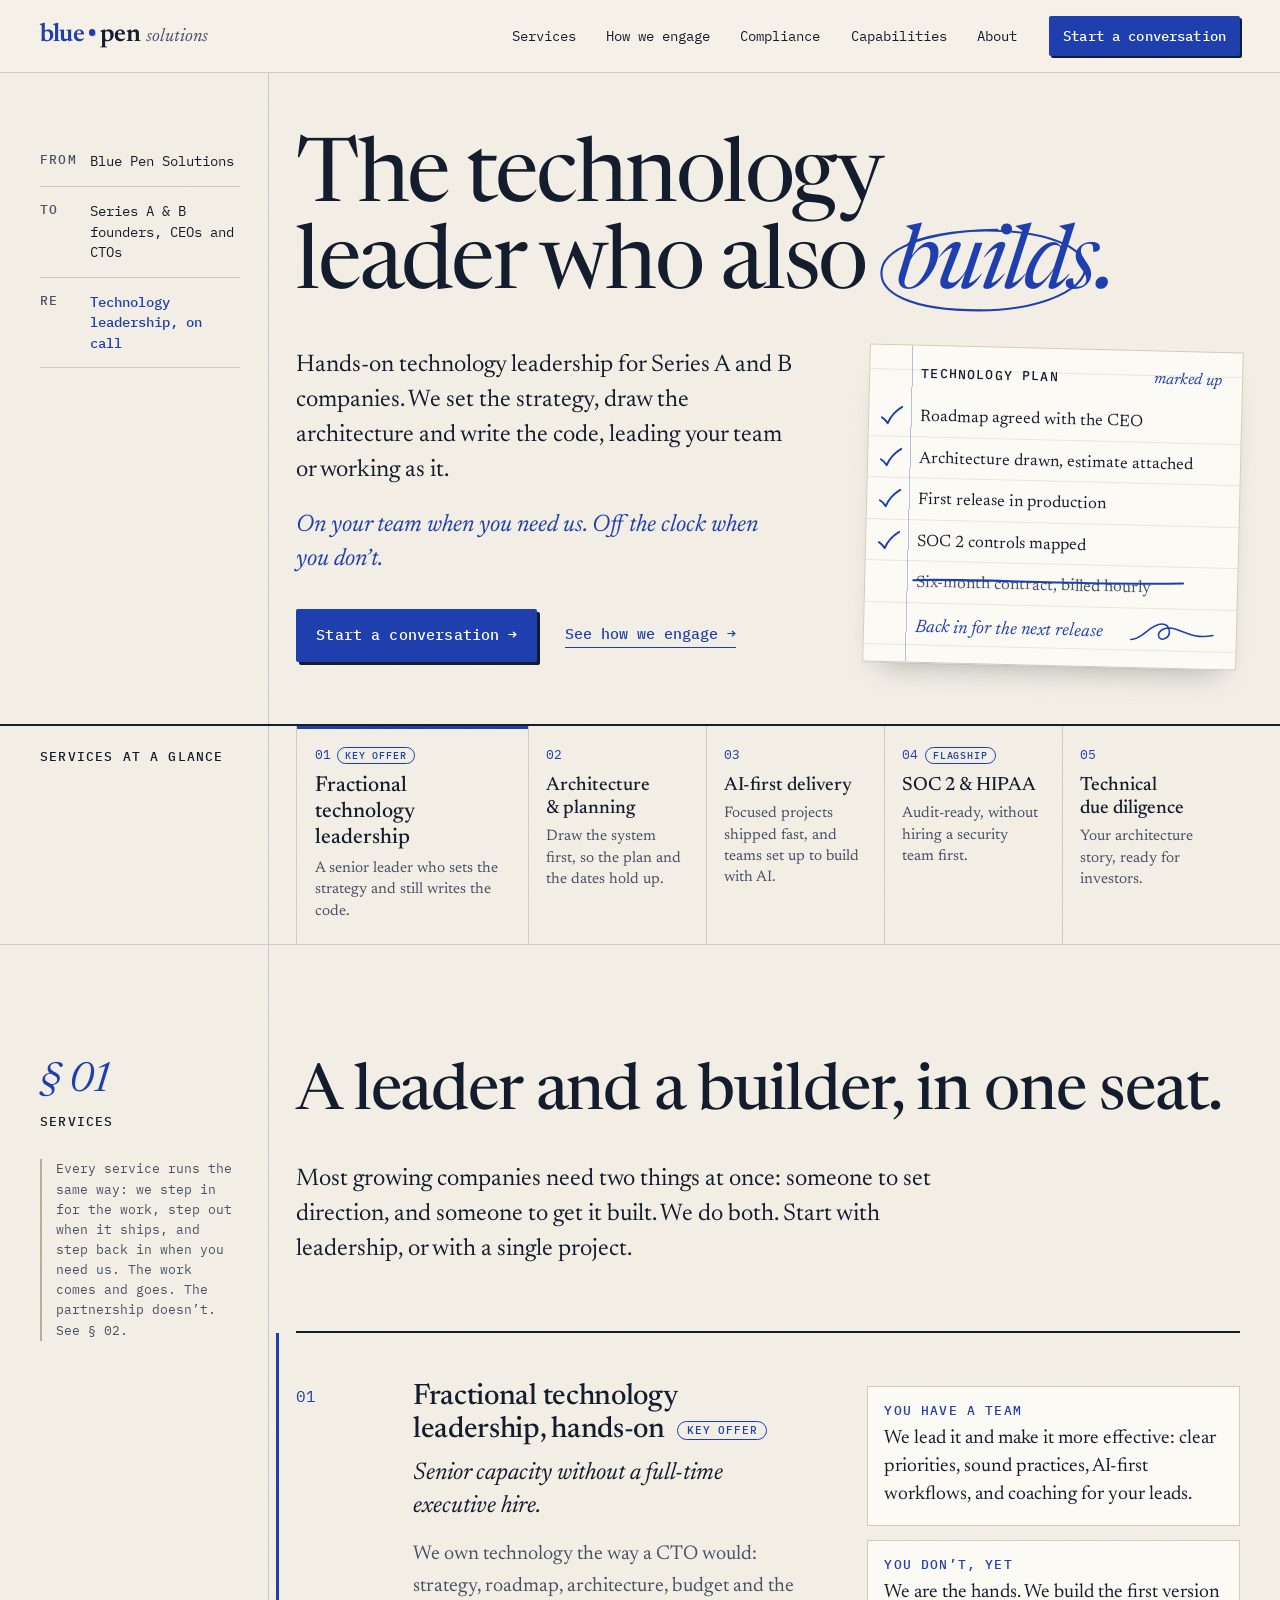
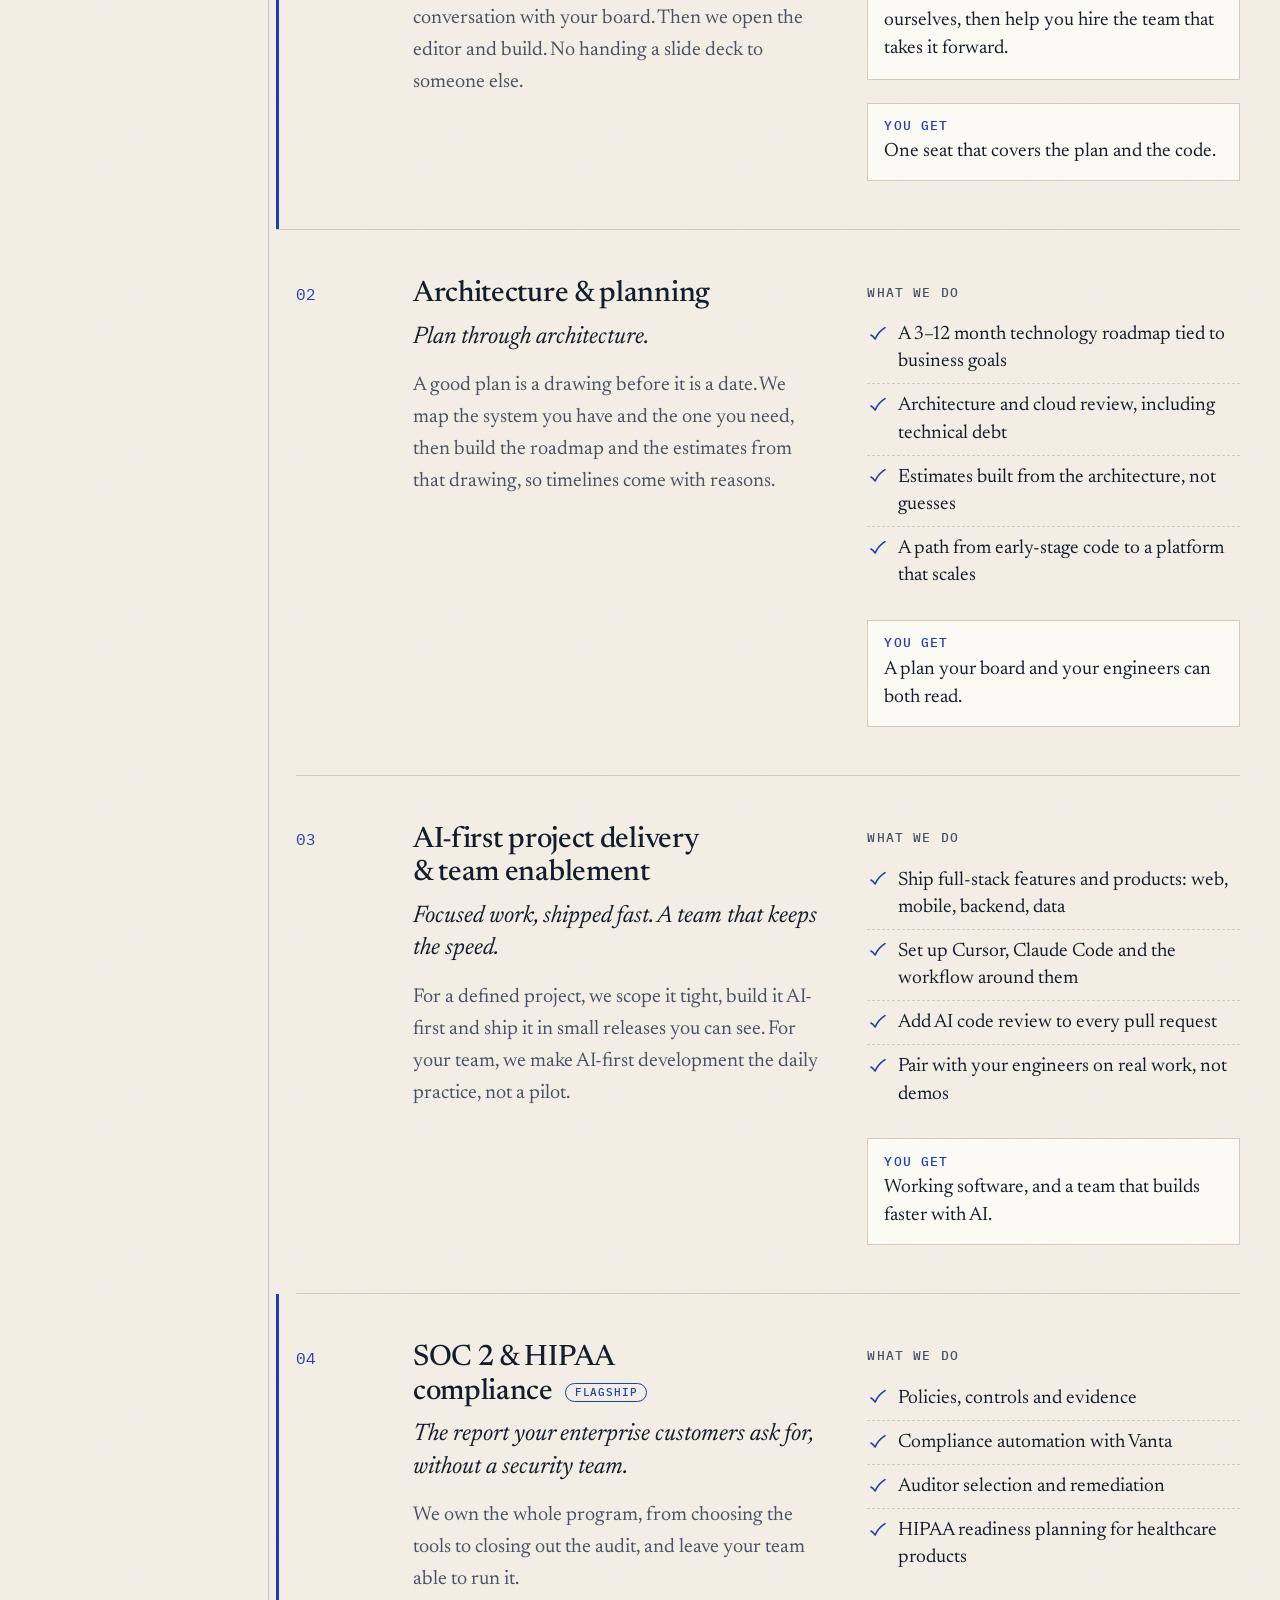
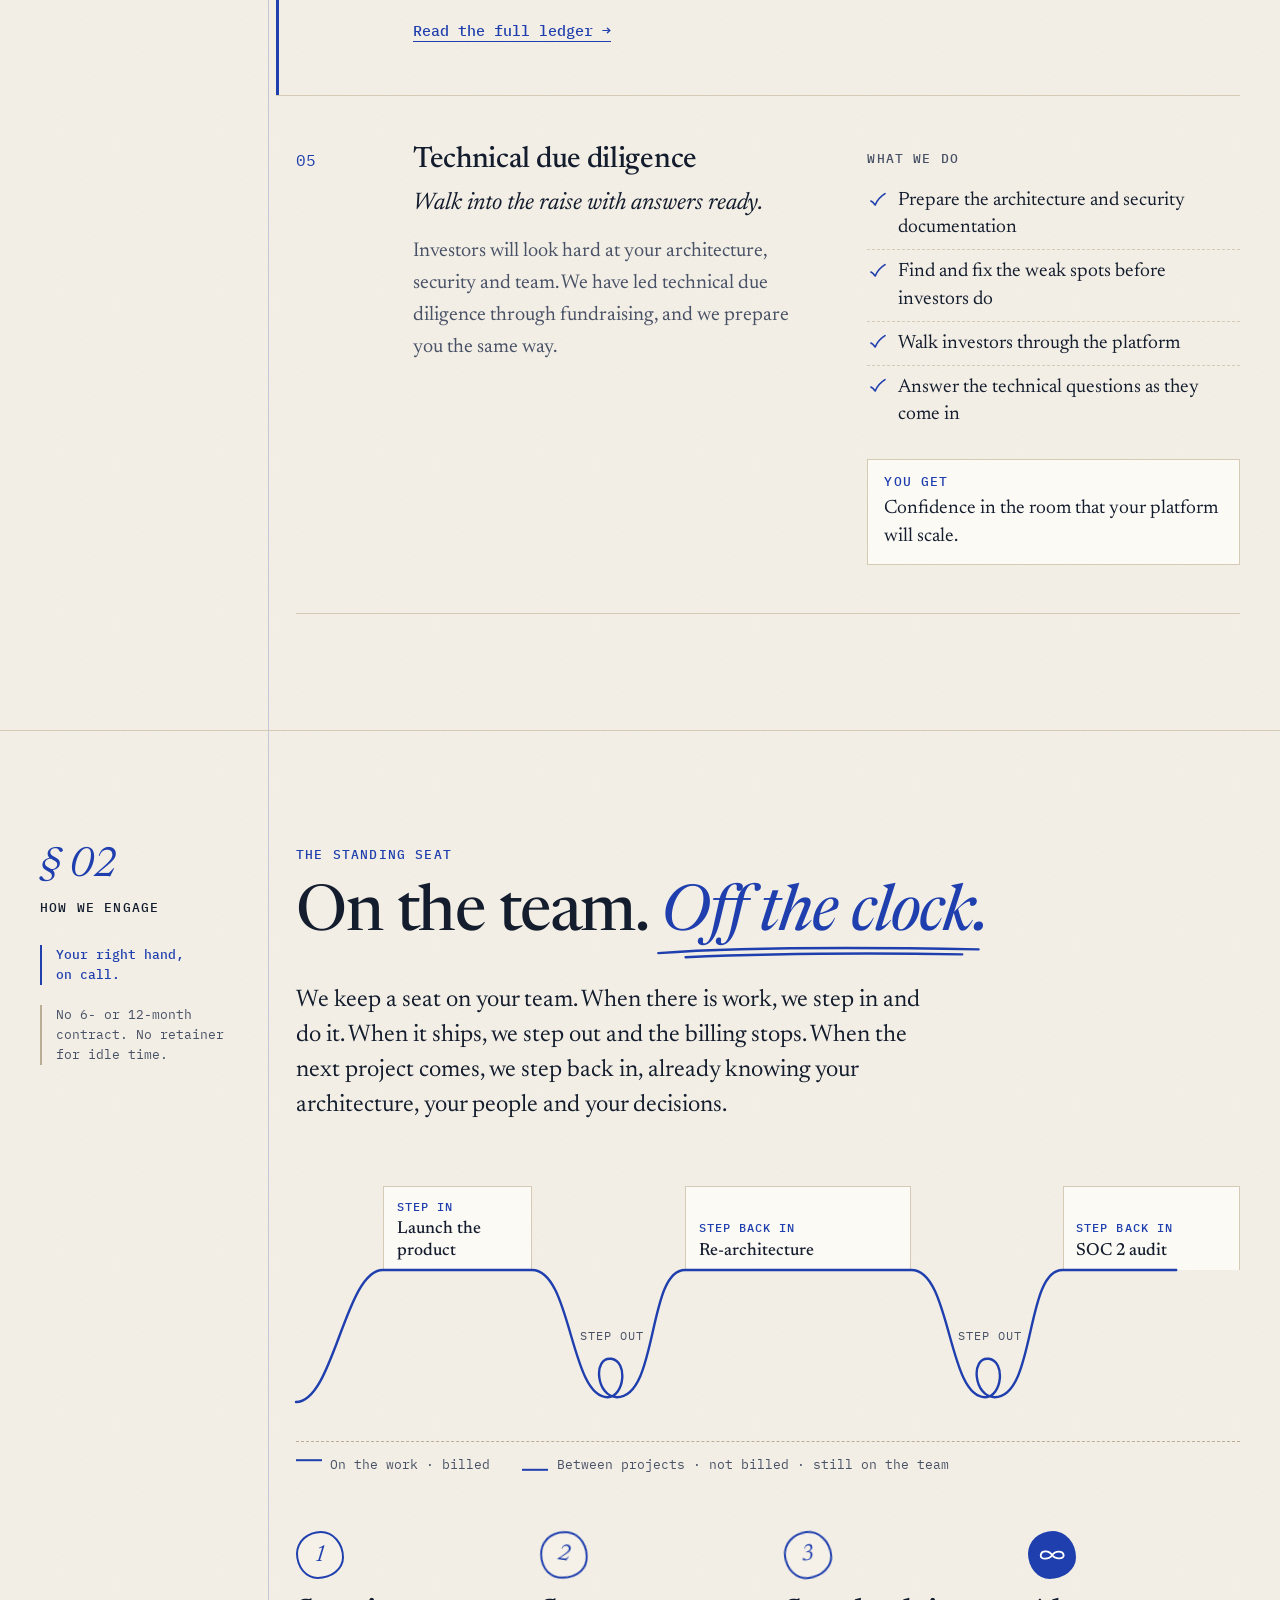
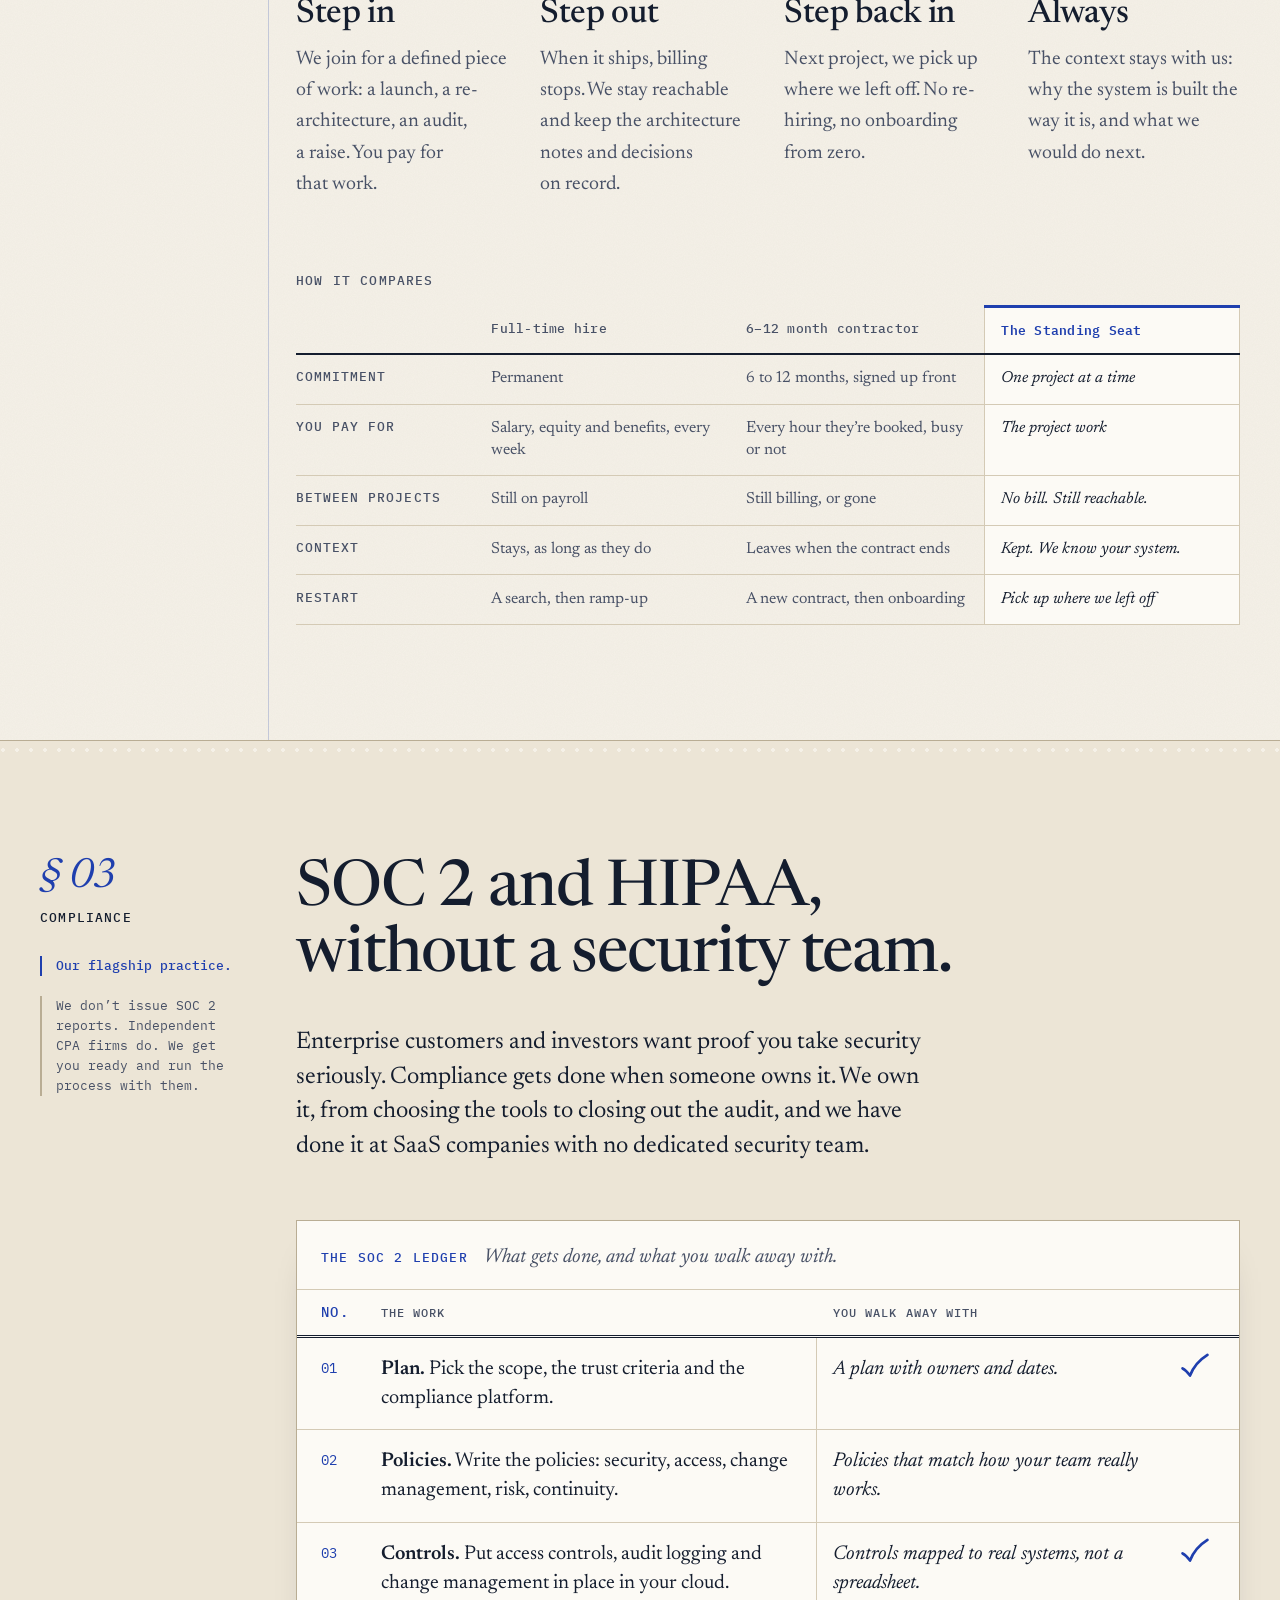
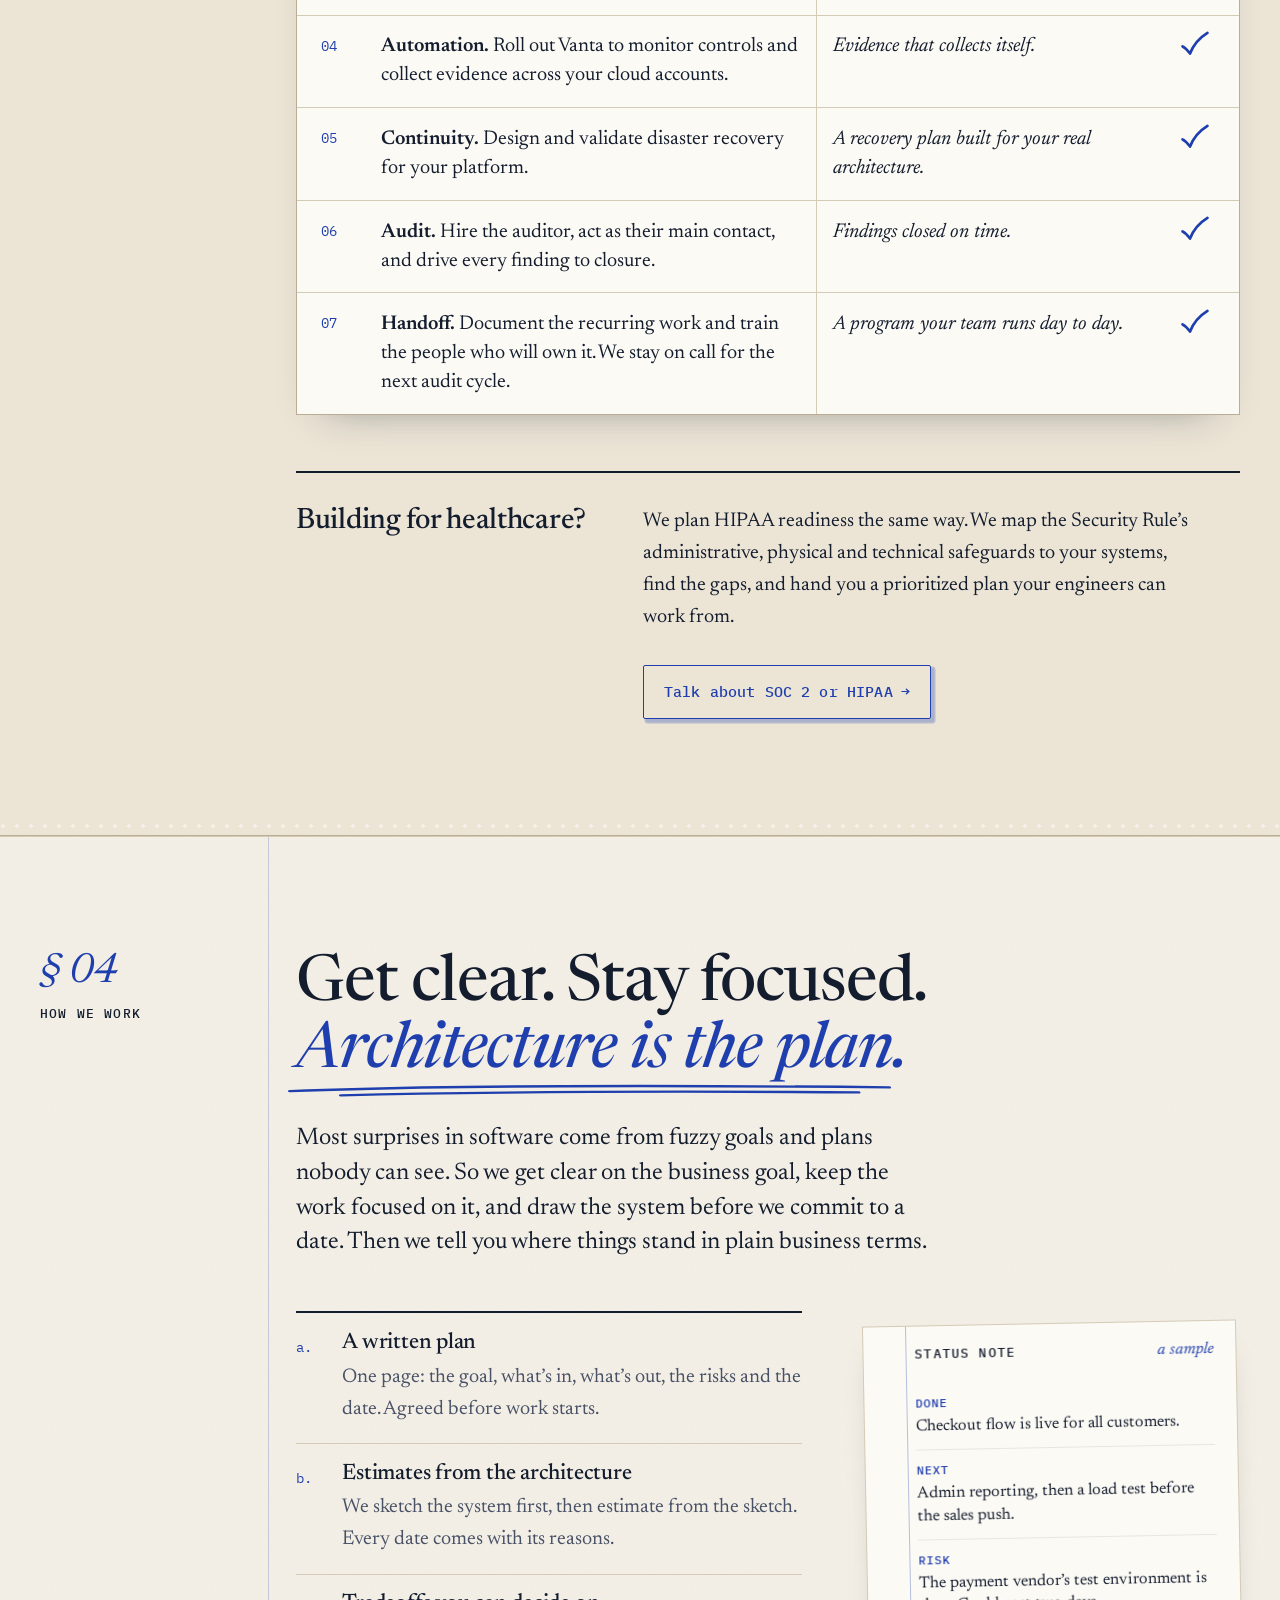
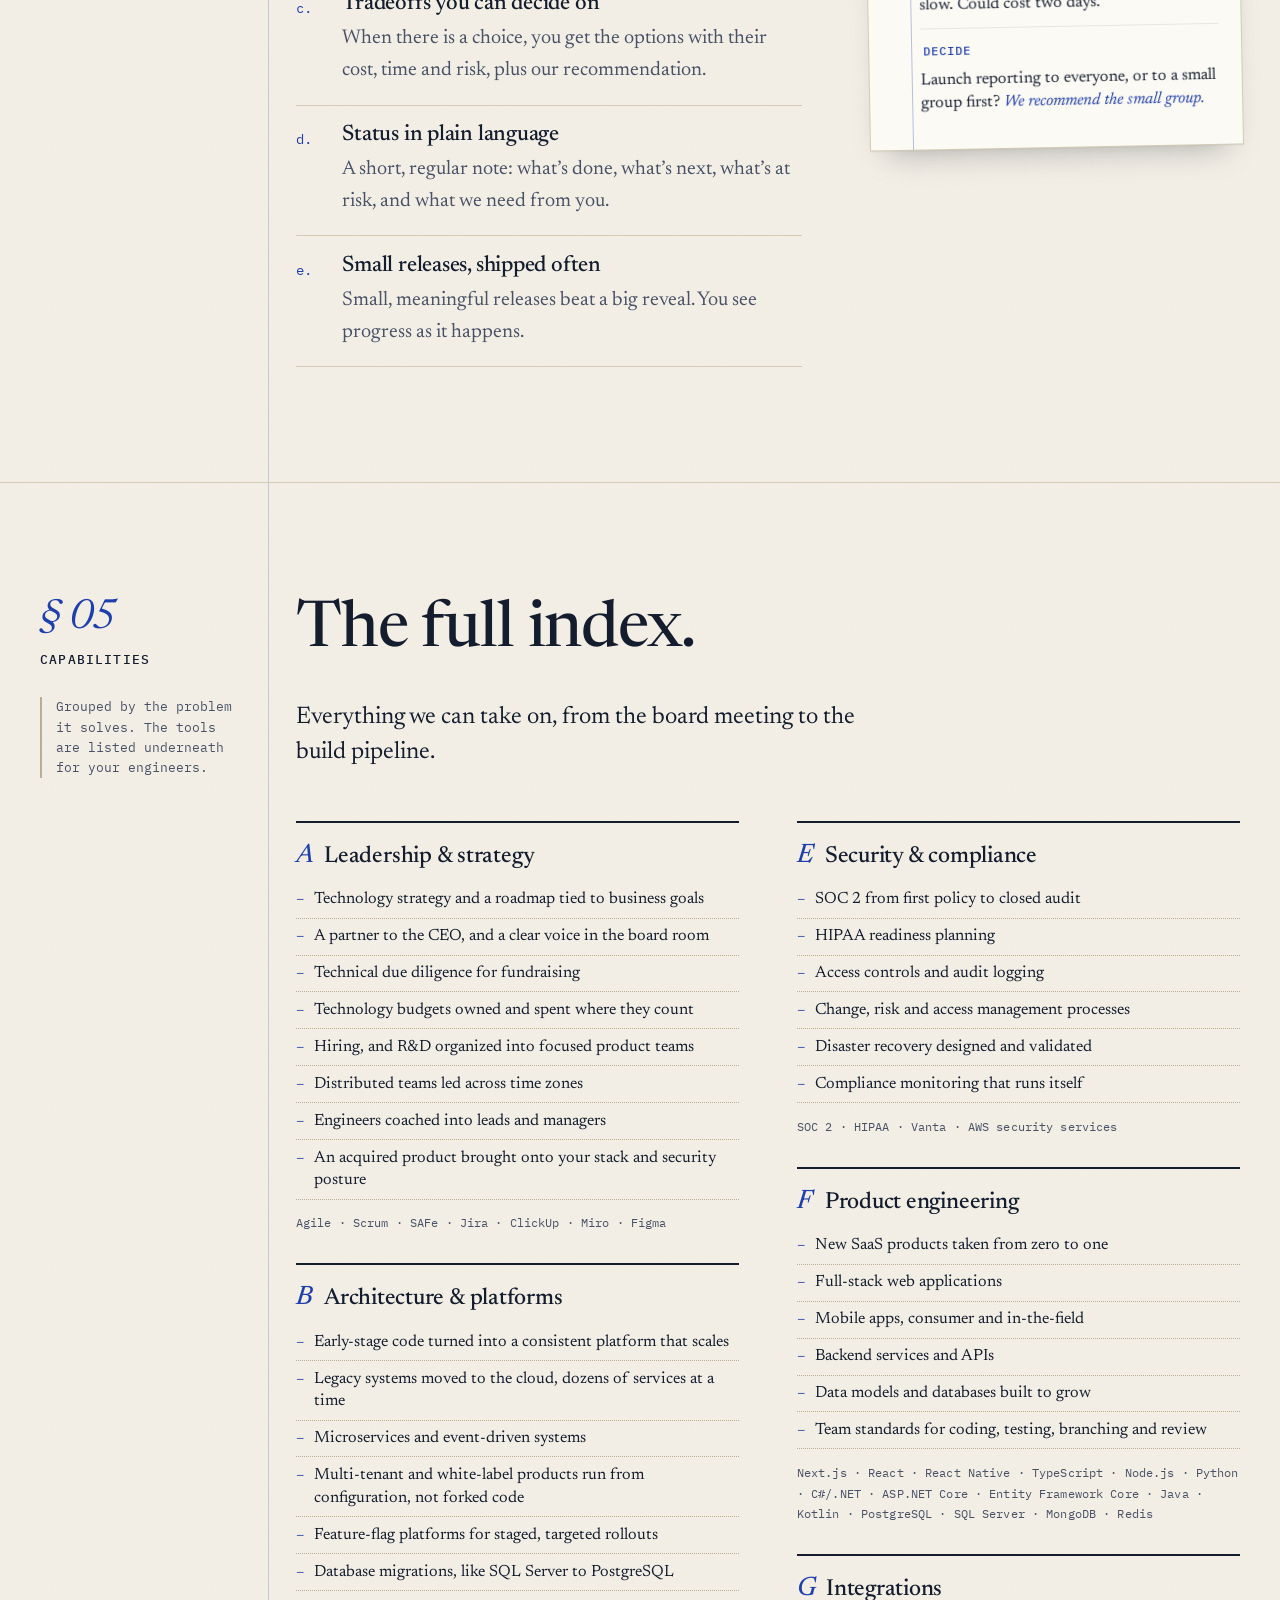
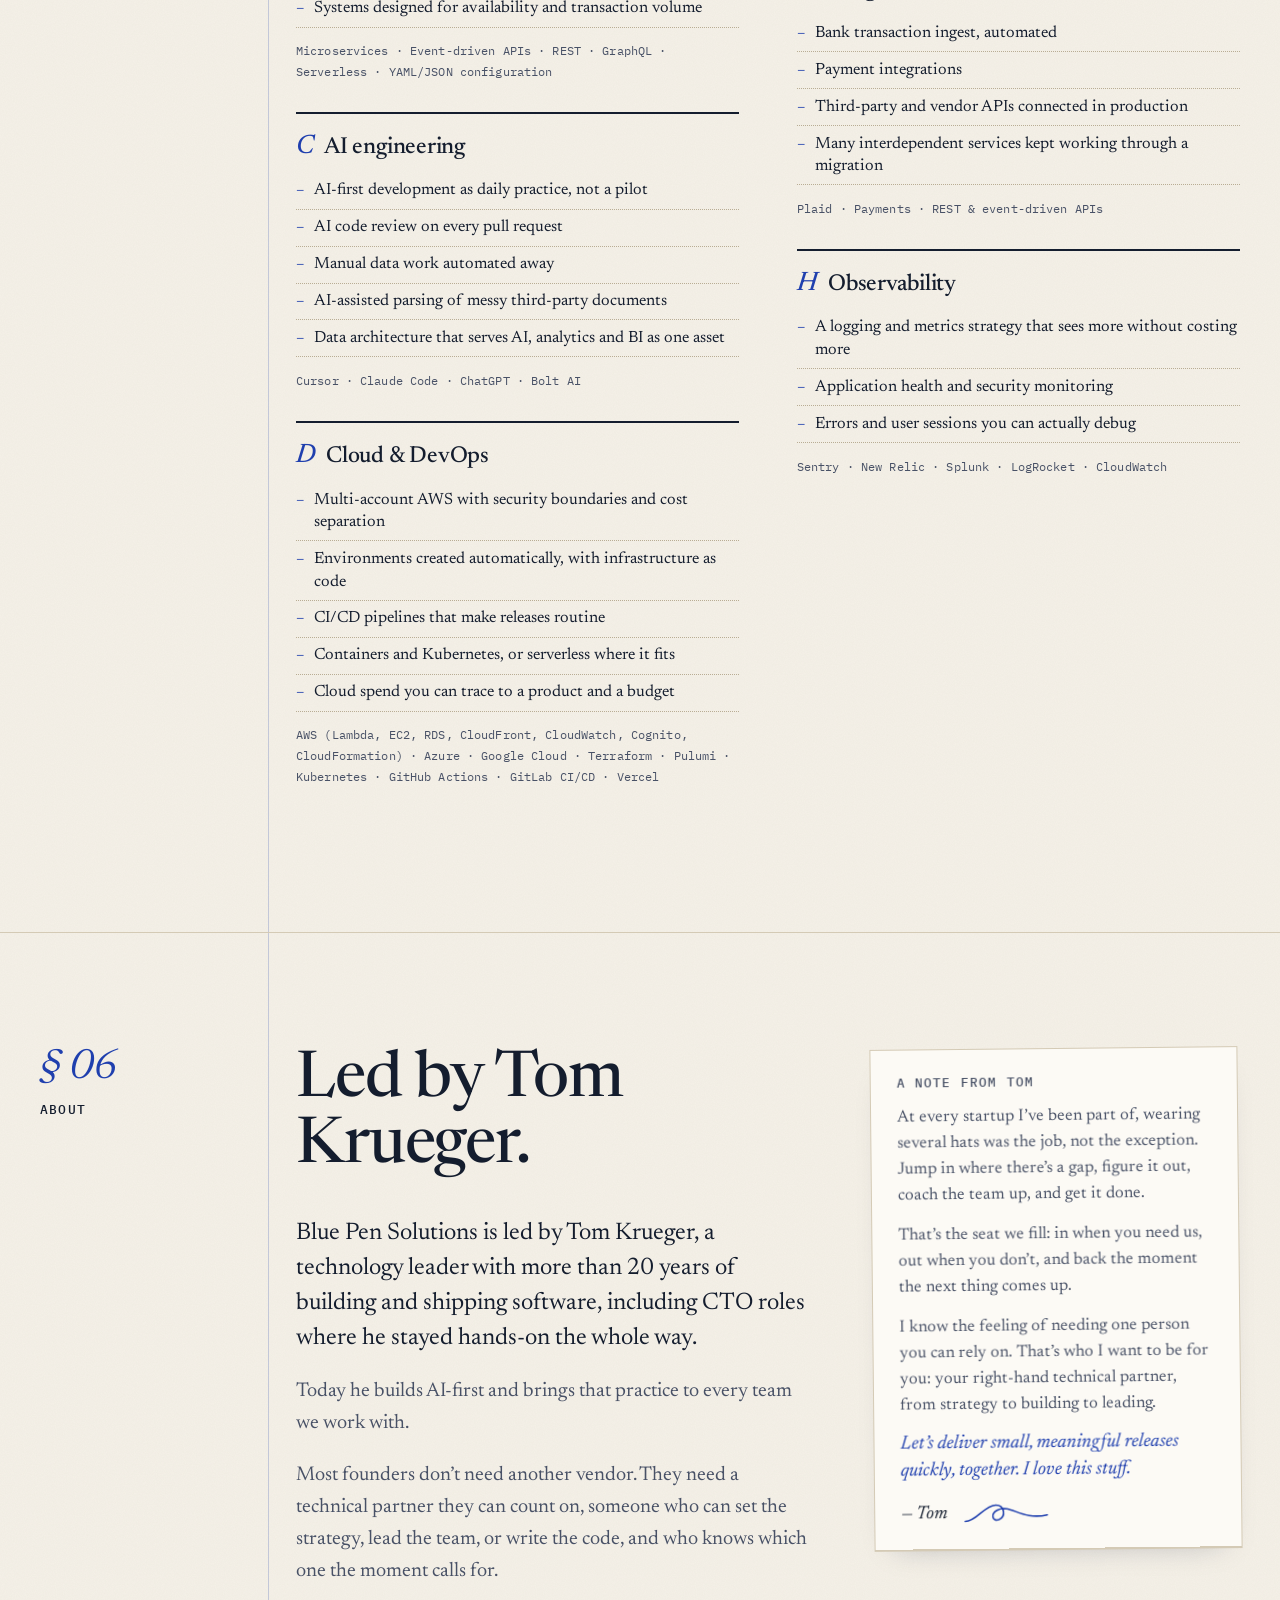
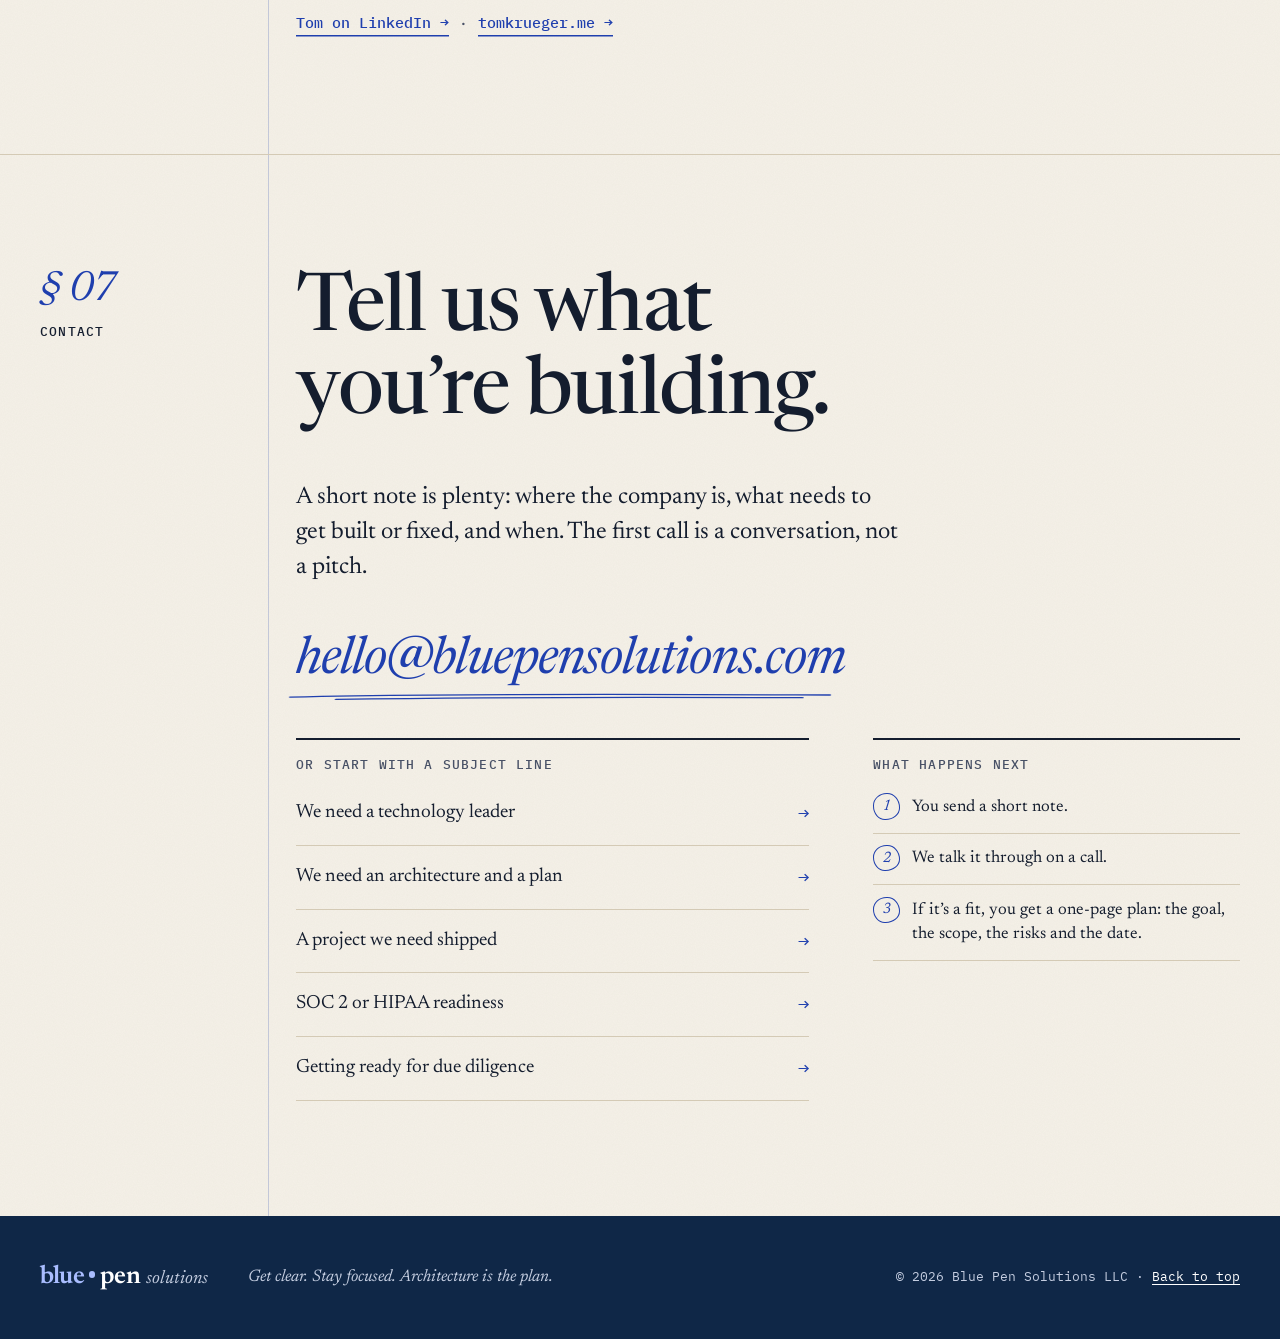
<file: index.html>
<!doctype html>
<html lang="en">
<head>
  <meta charset="utf-8">
  <meta name="viewport" content="width=device-width, initial-scale=1">
  <title>Blue Pen Solutions · Hands-on technology leadership for Series A &amp; B companies</title>
  <meta name="description" content="Fractional technology leadership that also builds. Architecture and planning, AI-first project delivery, SOC 2 and HIPAA readiness, and technical due diligence for Series A and B companies. On your team when you need us, off the clock when you don’t.">
  <meta name="theme-color" content="#f5f1e8">
  <meta name="color-scheme" content="light">

  <!-- TODO(Tom): confirm the final domain. If it is not bluepensolutions.com, update canonical, og:url, og:image and the JSON-LD below. -->
  <link rel="canonical" href="https://bluepensolutions.com/">
  <meta property="og:type" content="website">
  <meta property="og:site_name" content="Blue Pen Solutions">
  <meta property="og:title" content="Blue Pen Solutions · The technology leader who also builds">
  <meta property="og:description" content="Hands-on fractional technology leadership, architecture and planning, AI-first delivery, SOC 2 &amp; HIPAA, and technical due diligence for Series A and B companies.">
  <meta property="og:url" content="https://bluepensolutions.com/">
  <meta property="og:image" content="https://bluepensolutions.com/assets/og-image.png">
  <meta property="og:image:width" content="1200">
  <meta property="og:image:height" content="630">
  <meta property="og:image:alt" content="blue · pen solutions. The technology leader who also builds.">
  <meta name="twitter:card" content="summary_large_image">

  <link rel="icon" href="assets/favicon.svg" type="image/svg+xml">
  <link rel="icon" href="assets/favicon-32.png" sizes="32x32" type="image/png">
  <link rel="apple-touch-icon" href="assets/apple-touch-icon.png">

  <link rel="preload" href="assets/fonts/newsreader-roman.woff2" as="font" type="font/woff2" crossorigin>
  <link rel="preload" href="assets/fonts/plexmono-regular.woff2" as="font" type="font/woff2" crossorigin>
  <link rel="stylesheet" href="styles.css">

  <script>
    // Pen strokes draw themselves in only when JS runs and the visitor allows motion.
    if (!window.matchMedia('(prefers-reduced-motion: reduce)').matches) document.documentElement.classList.add('motion');
  </script>

  <script type="application/ld+json">
  {
    "@context": "https://schema.org",
    "@type": "Organization",
    "name": "Blue Pen Solutions",
    "legalName": "Blue Pen Solutions LLC",
    "url": "https://bluepensolutions.com/",
    "logo": "https://bluepensolutions.com/assets/apple-touch-icon.png",
    "email": "hello@bluepensolutions.com",
    "slogan": "Get clear. Stay focused. Architecture is the plan.",
    "description": "Hands-on fractional technology leadership for Series A and B companies: architecture and planning, AI-first project delivery and team enablement, SOC 2 and HIPAA readiness, and technical due diligence.",
    "founder": {
      "@type": "Person",
      "name": "Tom Krueger",
      "jobTitle": "Founder & Principal",
      "sameAs": ["https://www.linkedin.com/in/thomaskrueger/", "https://tomkrueger.me/"]
    },
    "knowsAbout": ["Fractional CTO", "Software architecture", "Technical due diligence", "AI-first software development", "Cursor", "Claude Code", "AI code review", "SOC 2", "HIPAA", "AWS", "Cloud infrastructure"]
  }
  </script>
</head>
<body>
  <a class="skip-link" href="#main">Skip to content</a>

  <!-- Reusable pen marks. Every path uses pathLength="1" so the draw-in animation is the same for all sizes. -->
  <svg width="0" height="0" class="sprite" aria-hidden="true" focusable="false">
    <defs>
      <symbol id="pen-check" viewBox="0 0 28 24"><path pathLength="1" d="M3 14.5c2.2 1 4.3 3.2 6.6 6.3C12.4 13.6 17.6 7.2 25 2.6"/></symbol>
      <symbol id="pen-underline" viewBox="0 0 300 18" preserveAspectRatio="none"><path pathLength="1" d="M3 11.5C62 7.4 151 5.6 297 8.2"/><path pathLength="1" d="M28 15.2C110 11.7 196 11.3 282 12.6"/></symbol>
      <symbol id="pen-strike" viewBox="0 0 200 14" preserveAspectRatio="none"><path pathLength="1" d="M1 8.6C44 5.2 118 9.8 199 5.4"/></symbol>
      <symbol id="pen-infinity" viewBox="0 0 40 20"><path pathLength="1" d="M20 10C16 4 6 3 5 10s11 6 15 0 14-6 15 0-11 6-15 0"/></symbol>
      <symbol id="pen-loop" viewBox="0 0 120 40"><path pathLength="1" d="M4 30C20 30 30 8 46 8c12 0 14 16 4 20-9 3-12-8-2-13C66 6 80 30 116 22"/></symbol>
    </defs>
  </svg>

  <header class="masthead">
    <div class="wrap masthead__inner">
      <a class="wordmark" href="#top" aria-label="Blue Pen Solutions, back to top">
        <span class="wordmark__blue">blue</span><span class="wordmark__dot" aria-hidden="true"></span><span class="wordmark__pen">pen</span>
        <span class="wordmark__solutions">solutions</span>
      </a>
      <nav class="topnav" aria-label="Primary">
        <ul>
          <li><a href="#services">Services</a></li>
          <li><a href="#standing-seat"><span class="long">How we engage</span><span class="short" aria-hidden="true">Engage</span></a></li>
          <li><a href="#compliance"><span class="long">Compliance</span><span class="short" aria-hidden="true">SOC&nbsp;2</span></a></li>
          <li><a href="#capabilities"><span class="long">Capabilities</span><span class="short" aria-hidden="true">Index</span></a></li>
          <li><a href="#about">About</a></li>
        </ul>
      </nav>
      <a class="btn btn--small" href="#contact">Start a conversation</a>
    </div>
  </header>

  <main id="main">

    <!-- ============ HERO ============ -->
    <section class="hero wrap sheet" id="top" aria-labelledby="hero-title">
      <dl class="memo margin">
        <div><dt>From</dt><dd>Blue Pen Solutions</dd></div>
        <div><dt>To</dt><dd>Series A &amp; B founders, CEOs and CTOs</dd></div>
        <div><dt>Re</dt><dd>Technology leadership, on call</dd></div>
      </dl>

      <div class="body hero__body">
        <h1 id="hero-title" class="hero__title">
          The technology leader who also
          <span class="circled">builds.<svg class="pen pen--circle" viewBox="0 0 200 84" preserveAspectRatio="none" aria-hidden="true"><path pathLength="1" d="M34 20C76 3 168 5 190 31c17 21-26 46-92 46C36 77 5 62 10 41 14 24 48 12 96 9c29-2 57 1 76 8"/></svg></span>
        </h1>

        <div class="hero__grid">
          <div class="hero__copy">
            <p class="lede">Hands-on technology leadership for Series&nbsp;A and B companies. We set the strategy, draw the architecture and write the code, leading your team or working as it.</p>
            <p class="lede lede--strong">On your team when you need us. Off the clock when you don’t.</p>
            <div class="actions">
              <a class="btn" href="#contact">Start a conversation <span aria-hidden="true">→</span></a>
              <a class="textlink" href="#standing-seat">See how we engage</a>
            </div>
          </div>

          <figure class="card" aria-labelledby="card-title">
            <figcaption class="card__head">
              <span id="card-title">Technology plan</span>
              <span class="card__meta">marked up</span>
            </figcaption>
            <ol class="card__list">
              <li><svg class="pen pen--tick" aria-hidden="true"><use href="#pen-check"/></svg><span class="sr-only">Done: </span>Roadmap agreed with the CEO</li>
              <li><svg class="pen pen--tick" aria-hidden="true"><use href="#pen-check"/></svg><span class="sr-only">Done: </span>Architecture drawn, estimate attached</li>
              <li><svg class="pen pen--tick" aria-hidden="true"><use href="#pen-check"/></svg><span class="sr-only">Done: </span>First release in production</li>
              <li><svg class="pen pen--tick" aria-hidden="true"><use href="#pen-check"/></svg><span class="sr-only">Done: </span>SOC&nbsp;2 controls mapped</li>
              <li class="card__struck"><span class="sr-only">Crossed out: </span><del>Six-month contract, billed hourly</del><svg class="pen pen--strike" viewBox="0 0 200 14" preserveAspectRatio="none" aria-hidden="true"><use href="#pen-strike"/></svg></li>
            </ol>
            <p class="card__foot">
              <span>Back in for the next release</span>
              <svg class="pen pen--loopmark" aria-hidden="true"><use href="#pen-loop"/></svg>
            </p>
          </figure>
        </div>
      </div>
    </section>

    <!-- ============ SERVICES AT A GLANCE ============ -->
    <nav class="glance wrap" id="glance" aria-labelledby="glance-title">
      <h2 id="glance-title" class="glance__label">Services at a glance</h2>
      <ol class="glance__list">
        <li class="glance__item glance__item--key">
          <a href="#svc-leadership">
            <span class="glance__no">01 <span class="flag">key offer</span></span>
            <span class="glance__name">Fractional technology leadership</span>
            <span class="glance__line">A senior leader who sets the strategy and still writes the code.</span>
          </a>
        </li>
        <li class="glance__item">
          <a href="#svc-architecture">
            <span class="glance__no">02</span>
            <span class="glance__name">Architecture &amp; planning</span>
            <span class="glance__line">Draw the system first, so the plan and the dates hold up.</span>
          </a>
        </li>
        <li class="glance__item">
          <a href="#svc-delivery">
            <span class="glance__no">03</span>
            <span class="glance__name">AI-first delivery</span>
            <span class="glance__line">Focused projects shipped fast, and teams set up to build with AI.</span>
          </a>
        </li>
        <li class="glance__item">
          <a href="#compliance">
            <span class="glance__no">04 <span class="flag">flagship</span></span>
            <span class="glance__name">SOC&nbsp;2 &amp; HIPAA</span>
            <span class="glance__line">Audit-ready, without hiring a security team first.</span>
          </a>
        </li>
        <li class="glance__item">
          <a href="#svc-diligence">
            <span class="glance__no">05</span>
            <span class="glance__name">Technical due diligence</span>
            <span class="glance__line">Your architecture story, ready for investors.</span>
          </a>
        </li>
      </ol>
    </nav>

    <!-- ============ 01 SERVICES ============ -->
    <section class="chapter wrap sheet" id="services" aria-labelledby="services-title">
      <div class="margin">
        <p class="chapter__no">§ 01</p>
        <p class="chapter__label">Services</p>
        <p class="note">Every service runs the same way: we step in for the work, step out when it ships, and step back in when you need us. The work comes and goes. The partnership doesn&rsquo;t. See § 02.</p>
      </div>

      <div class="body">
        <h2 id="services-title">A leader and a builder, in one seat.</h2>
        <p class="lede measure">Most growing companies need two things at once: someone to set direction, and someone to get it built. We do both. Start with leadership, or with a single project.</p>

        <ol class="practices">
          <li class="practice practice--key" id="svc-leadership">
            <p class="practice__no" aria-hidden="true">01</p>
            <div class="practice__main">
              <h3>Fractional technology leadership, hands-on <span class="flag">key offer</span></h3>
              <p class="practice__promise">Senior capacity without a full-time executive hire.</p>
              <p>We own technology the way a CTO would: strategy, roadmap, architecture, budget and the conversation with your board. Then we open the editor and build. No handing a slide deck to someone else.</p>
            </div>
            <div class="practice__side">
              <div class="modes">
                <div class="mode">
                  <h4 class="kicker">You have a team</h4>
                  <p>We lead it and make it more effective: clear priorities, sound practices, AI-first workflows, and coaching for your leads.</p>
                </div>
                <div class="mode">
                  <h4 class="kicker">You don’t, yet</h4>
                  <p>We are the hands. We build the first version ourselves, then help you hire the team that takes it forward.</p>
                </div>
              </div>
              <p class="keep"><span class="kicker">You get</span> One seat that covers the plan and the code.</p>
            </div>
          </li>

          <li class="practice" id="svc-architecture">
            <p class="practice__no" aria-hidden="true">02</p>
            <div class="practice__main">
              <h3>Architecture &amp; planning</h3>
              <p class="practice__promise">Plan through architecture.</p>
              <p>A good plan is a drawing before it is a date. We map the system you have and the one you need, then build the roadmap and the estimates from that drawing, so timelines come with reasons.</p>
            </div>
            <div class="practice__side">
              <h4 class="kicker">What we do</h4>
              <ul class="ticks">
                <li>A 3–12 month technology roadmap tied to business goals</li>
                <li>Architecture and cloud review, including technical debt</li>
                <li>Estimates built from the architecture, not guesses</li>
                <li>A path from early-stage code to a platform that scales</li>
              </ul>
              <p class="keep"><span class="kicker">You get</span> A plan your board and your engineers can both read.</p>
            </div>
          </li>

          <li class="practice" id="svc-delivery">
            <p class="practice__no" aria-hidden="true">03</p>
            <div class="practice__main">
              <h3>AI-first project delivery &amp; team enablement</h3>
              <p class="practice__promise">Focused work, shipped fast. A team that keeps the speed.</p>
              <p>For a defined project, we scope it tight, build it AI-first and ship it in small releases you can see. For your team, we make AI-first development the daily practice, not a pilot.</p>
            </div>
            <div class="practice__side">
              <h4 class="kicker">What we do</h4>
              <ul class="ticks">
                <li>Ship full-stack features and products: web, mobile, backend, data</li>
                <li>Set up Cursor, Claude Code and the workflow around them</li>
                <li>Add AI code review to every pull request</li>
                <li>Pair with your engineers on real work, not demos</li>
              </ul>
              <p class="keep"><span class="kicker">You get</span> Working software, and a team that builds faster with AI.</p>
            </div>
          </li>

          <li class="practice practice--flagship" id="svc-compliance">
            <p class="practice__no" aria-hidden="true">04</p>
            <div class="practice__main">
              <h3>SOC&nbsp;2 &amp; HIPAA compliance <span class="flag">flagship</span></h3>
              <p class="practice__promise">The report your enterprise customers ask for, without a security team.</p>
              <p>We own the whole program, from choosing the tools to closing out the audit, and leave your team able to run it.</p>
              <p><a class="textlink" href="#compliance">Read the full ledger</a></p>
            </div>
            <div class="practice__side">
              <h4 class="kicker">What we do</h4>
              <ul class="ticks">
                <li>Policies, controls and evidence</li>
                <li>Compliance automation with Vanta</li>
                <li>Auditor selection and remediation</li>
                <li>HIPAA readiness planning for healthcare products</li>
              </ul>
            </div>
          </li>

          <li class="practice" id="svc-diligence">
            <p class="practice__no" aria-hidden="true">05</p>
            <div class="practice__main">
              <h3>Technical due diligence</h3>
              <p class="practice__promise">Walk into the raise with answers ready.</p>
              <p>Investors will look hard at your architecture, security and team. We have led technical due diligence through fundraising, and we prepare you the same way.</p>
            </div>
            <div class="practice__side">
              <h4 class="kicker">What we do</h4>
              <ul class="ticks">
                <li>Prepare the architecture and security documentation</li>
                <li>Find and fix the weak spots before investors do</li>
                <li>Walk investors through the platform</li>
                <li>Answer the technical questions as they come in</li>
              </ul>
              <p class="keep"><span class="kicker">You get</span> Confidence in the room that your platform will scale.</p>
            </div>
          </li>
        </ol>
      </div>
    </section>

    <!-- ============ 02 THE STANDING SEAT ============ -->
    <section class="chapter wrap sheet" id="standing-seat" aria-labelledby="seat-title">
      <div class="margin">
        <p class="chapter__no">§ 02</p>
        <p class="chapter__label">How we engage</p>
        <p class="note note--pen">Your right hand, on call.</p>
        <p class="note">No 6- or 12-month contract. No retainer for idle time.</p>
      </div>

      <div class="body">
        <p class="eyebrow">The Standing Seat</p>
        <h2 id="seat-title"><span class="nw">On the team.</span> <span class="nw"><span class="underlined">Off the clock.<svg class="pen pen--under" aria-hidden="true" preserveAspectRatio="none"><use href="#pen-underline"/></svg></span></span></h2>
        <p class="lede measure">We keep a seat on your team. When there is work, we step in and do it. When it ships, we step out and the billing stops. When the next project comes, we step back in, already knowing your architecture, your people and your decisions.</p>

        <!-- Desktop diagram: the pen line weaves between "on the work" and "between projects", but never breaks -->
        <div class="loop" aria-hidden="true">
          <div class="loop__blocks">
            <div class="loop__block" style="--x:9.2%; --w:15.8%"><span class="kicker">Step in</span>Launch the product</div>
            <div class="loop__block" style="--x:41.2%; --w:24%"><span class="kicker">Step back in</span>Re-architecture</div>
            <div class="loop__block" style="--x:81.2%; --w:18.8%"><span class="kicker">Step back in</span>SOC&nbsp;2 audit</div>
            <div class="loop__gap" style="--x:26.5%; --w:14%">Step out</div>
            <div class="loop__gap" style="--x:66.5%; --w:14%">Step out</div>
          </div>
          <svg class="loop__line" viewBox="0 0 1000 200" preserveAspectRatio="none"><path class="pen-path" pathLength="1" d="M0 180C40 180 52 70 92 70L250 70C292 70 290 176 330 176c18 0 22-30 4-32-20-2-16 32 6 32C384 176 372 70 412 70L652 70C694 70 690 176 730 176c18 0 22-30 4-32-20-2-16 32 6 32C784 176 772 70 812 70L998 70"/></svg>
        </div>
        <div class="loop__legend">
          <span class="loop__lane loop__lane--up">On the work · billed</span>
          <span class="loop__lane loop__lane--down">Between projects · not billed · still on the team</span>
        </div>

        <ol class="arc__steps seat__steps">
          <li class="step">
            <span class="step__dot" aria-hidden="true">1</span>
            <h3>Step in</h3>
            <p>We join for a defined piece of work: a launch, a re-architecture, an audit, a raise. You pay for that work.</p>
          </li>
          <li class="step">
            <span class="step__dot" aria-hidden="true">2</span>
            <h3>Step out</h3>
            <p>When it ships, billing stops. We stay reachable and keep the architecture notes and decisions on record.</p>
          </li>
          <li class="step">
            <span class="step__dot" aria-hidden="true">3</span>
            <h3>Step back in</h3>
            <p>Next project, we pick up where we left off. No re-hiring, no onboarding from zero.</p>
          </li>
          <li class="step step--last">
            <span class="step__dot" aria-hidden="true"><svg class="pen pen--tinyloop"><use href="#pen-infinity"/></svg></span>
            <h3>Always</h3>
            <p>The context stays with us: why the system is built the way it is, and what we would do next.</p>
          </li>
        </ol>

        <div class="compare">
          <table>
            <caption class="kicker">How it compares</caption>
            <thead>
              <tr>
                <th scope="col"><span class="sr-only">Question</span></th>
                <th scope="col">Full-time hire</th>
                <th scope="col">6–12 month contractor</th>
                <th scope="col" class="is-us">The Standing Seat</th>
              </tr>
            </thead>
            <tbody>
              <tr><th scope="row">Commitment</th><td data-label="Full-time hire">Permanent</td><td data-label="Contractor">6 to 12 months, signed up front</td><td class="is-us" data-label="Standing Seat">One project at a time</td></tr>
              <tr><th scope="row">You pay for</th><td data-label="Full-time hire">Salary, equity and benefits, every week</td><td data-label="Contractor">Every hour they’re booked, busy or not</td><td class="is-us" data-label="Standing Seat">The project work</td></tr>
              <tr><th scope="row">Between projects</th><td data-label="Full-time hire">Still on payroll</td><td data-label="Contractor">Still billing, or gone</td><td class="is-us" data-label="Standing Seat">No bill. Still reachable.</td></tr>
              <tr><th scope="row">Context</th><td data-label="Full-time hire">Stays, as long as they do</td><td data-label="Contractor">Leaves when the contract ends</td><td class="is-us" data-label="Standing Seat">Kept. We know your system.</td></tr>
              <tr><th scope="row">Restart</th><td data-label="Full-time hire">A search, then ramp-up</td><td data-label="Contractor">A new contract, then onboarding</td><td class="is-us" data-label="Standing Seat">Pick up where we left off</td></tr>
            </tbody>
          </table>
        </div>
      </div>
    </section>

    <!-- ============ 03 COMPLIANCE ============ -->
    <section class="chapter chapter--inset" id="compliance" aria-labelledby="compliance-title">
      <div class="wrap sheet">
        <div class="margin">
          <p class="chapter__no">§ 03</p>
          <p class="chapter__label">Compliance</p>
          <p class="note note--pen">Our flagship practice.</p>
          <p class="note">We don’t issue SOC&nbsp;2 reports. Independent CPA firms do. We get you ready and run the process with them.</p>
        </div>

        <div class="body">
          <h2 id="compliance-title">SOC&nbsp;2 and HIPAA, without a security team.</h2>
          <p class="lede measure">Enterprise customers and investors want proof you take security seriously. Compliance gets done when someone owns it. We own it, from choosing the tools to closing out the audit, and we have done it at SaaS companies with no dedicated security team.</p>

          <div class="ledger">
            <table>
              <caption><span class="kicker">The SOC&nbsp;2 ledger</span> <span class="ledger__cap">What gets done, and what you walk away with.</span></caption>
              <thead>
                <tr>
                  <th scope="col" class="c-no">No.</th>
                  <th scope="col">The work</th>
                  <th scope="col">You walk away with</th>
                  <th scope="col" class="c-ok"><span class="sr-only">Status</span></th>
                </tr>
              </thead>
              <tbody>
                <tr>
                  <td class="c-no">01</td>
                  <td data-label="The work"><strong>Plan.</strong> Pick the scope, the trust criteria and the compliance platform.</td>
                  <td data-label="You walk away with">A plan with owners and dates.</td>
                  <td class="c-ok"><svg class="pen pen--tick" aria-hidden="true"><use href="#pen-check"/></svg></td>
                </tr>
                <tr>
                  <td class="c-no">02</td>
                  <td data-label="The work"><strong>Policies.</strong> Write the policies: security, access, change management, risk, continuity.</td>
                  <td data-label="You walk away with">Policies that match how your team really works.</td>
                  <td class="c-ok"><svg class="pen pen--tick" aria-hidden="true"><use href="#pen-check"/></svg></td>
                </tr>
                <tr>
                  <td class="c-no">03</td>
                  <td data-label="The work"><strong>Controls.</strong> Put access controls, audit logging and change management in place in your cloud.</td>
                  <td data-label="You walk away with">Controls mapped to real systems, not a spreadsheet.</td>
                  <td class="c-ok"><svg class="pen pen--tick" aria-hidden="true"><use href="#pen-check"/></svg></td>
                </tr>
                <tr>
                  <td class="c-no">04</td>
                  <td data-label="The work"><strong>Automation.</strong> Roll out Vanta to monitor controls and collect evidence across your cloud accounts.</td>
                  <td data-label="You walk away with">Evidence that collects itself.</td>
                  <td class="c-ok"><svg class="pen pen--tick" aria-hidden="true"><use href="#pen-check"/></svg></td>
                </tr>
                <tr>
                  <td class="c-no">05</td>
                  <td data-label="The work"><strong>Continuity.</strong> Design and validate disaster recovery for your platform.</td>
                  <td data-label="You walk away with">A recovery plan built for your real architecture.</td>
                  <td class="c-ok"><svg class="pen pen--tick" aria-hidden="true"><use href="#pen-check"/></svg></td>
                </tr>
                <tr>
                  <td class="c-no">06</td>
                  <td data-label="The work"><strong>Audit.</strong> Hire the auditor, act as their main contact, and drive every finding to closure.</td>
                  <td data-label="You walk away with">Findings closed on time.</td>
                  <td class="c-ok"><svg class="pen pen--tick" aria-hidden="true"><use href="#pen-check"/></svg></td>
                </tr>
                <tr>
                  <td class="c-no">07</td>
                  <td data-label="The work"><strong>Handoff.</strong> Document the recurring work and train the people who will own it. We stay on call for the next audit cycle.</td>
                  <td data-label="You walk away with">A program your team runs day to day.</td>
                  <td class="c-ok"><svg class="pen pen--tick" aria-hidden="true"><use href="#pen-check"/></svg></td>
                </tr>
              </tbody>
            </table>
          </div>

          <div class="hipaa">
            <h3>Building for healthcare?</h3>
            <p>We plan HIPAA readiness the same way. We map the Security Rule’s administrative, physical and technical safeguards to your systems, find the gaps, and hand you a prioritized plan your engineers can work from.</p>
            <p><a class="btn btn--ghost" href="#contact">Talk about SOC&nbsp;2 or HIPAA <span aria-hidden="true">→</span></a></p>
          </div>
        </div>
      </div>
    </section>

    <!-- ============ 04 HOW WE WORK ============ -->
    <section class="chapter wrap sheet" id="how-we-work" aria-labelledby="work-title">
      <div class="margin">
        <p class="chapter__no">§ 04</p>
        <p class="chapter__label">How we work</p>
      </div>

      <div class="body">
        <h2 id="work-title" class="motto"><span class="nw">Get clear.</span> <span class="nw">Stay focused.</span> <span class="nw"><span class="underlined">Architecture is the plan.<svg class="pen pen--under" aria-hidden="true" preserveAspectRatio="none"><use href="#pen-underline"/></svg></span></span></h2>
        <p class="lede measure">Most surprises in software come from fuzzy goals and plans nobody can see. So we get clear on the business goal, keep the work focused on it, and draw the system before we commit to a date. Then we tell you where things stand in plain business terms.</p>

        <div class="work">
          <ol class="promises">
            <li>
              <h3>A written plan</h3>
              <p>One page: the goal, what’s in, what’s out, the risks and the date. Agreed before work starts.</p>
            </li>
            <li>
              <h3>Estimates from the architecture</h3>
              <p>We sketch the system first, then estimate from the sketch. Every date comes with its reasons.</p>
            </li>
            <li>
              <h3>Tradeoffs you can decide on</h3>
              <p>When there is a choice, you get the options with their cost, time and risk, plus our recommendation.</p>
            </li>
            <li>
              <h3>Status in plain language</h3>
              <p>A short, regular note: what’s done, what’s next, what’s at risk, and what we need from you.</p>
            </li>
            <li>
              <h3>Small releases, shipped often</h3>
              <p>Small, meaningful releases beat a big reveal. You see progress as it happens.</p>
            </li>
          </ol>

          <figure class="card card--status" aria-labelledby="status-title">
            <figcaption class="card__head">
              <span id="status-title">Status note</span>
              <span class="card__meta">a sample</span>
            </figcaption>
            <dl class="status">
              <div><dt>Done</dt><dd>Checkout flow is live for all customers.</dd></div>
              <div><dt>Next</dt><dd>Admin reporting, then a load test before the sales push.</dd></div>
              <div><dt>Risk</dt><dd>The payment vendor’s test environment is slow. Could cost two days.</dd></div>
              <div class="status__ask"><dt><span class="ask">Decide<svg class="pen pen--circle pen--circle-ask" viewBox="0 0 200 84" preserveAspectRatio="none" aria-hidden="true"><path pathLength="1" d="M34 20C76 3 168 5 190 31c17 21-26 46-92 46C36 77 5 62 10 41 14 24 48 12 96 9c29-2 57 1 76 8"/></svg></span></dt><dd>Launch reporting to everyone, or to a small group first? <em>We recommend the small group.</em></dd></div>
            </dl>
          </figure>
        </div>
      </div>
    </section>

    <!-- ============ 05 CAPABILITIES ============ -->
    <section class="chapter wrap sheet" id="capabilities" aria-labelledby="cap-title">
      <div class="margin">
        <p class="chapter__no">§ 05</p>
        <p class="chapter__label">Capabilities</p>
        <p class="note">Grouped by the problem it solves. The tools are listed underneath for your engineers.</p>
      </div>

      <div class="body">
        <h2 id="cap-title">The full index.</h2>
        <p class="lede measure">Everything we can take on, from the board meeting to the build pipeline.</p>

        <div class="index">
          <section class="index__group" aria-labelledby="cap-a">
            <h3 id="cap-a"><span class="index__letter">A</span> Leadership &amp; strategy</h3>
            <ul>
              <li>Technology strategy and a roadmap tied to business goals</li>
              <li>A partner to the CEO, and a clear voice in the board room</li>
              <li>Technical due diligence for fundraising</li>
              <li>Technology budgets owned and spent where they count</li>
              <li>Hiring, and R&amp;D organized into focused product teams</li>
              <li>Distributed teams led across time zones</li>
              <li>Engineers coached into leads and managers</li>
              <li>An acquired product brought onto your stack and security posture</li>
            </ul>
            <p class="index__tech">Agile · Scrum · SAFe · Jira · ClickUp · Miro · Figma</p>
          </section>

          <section class="index__group" aria-labelledby="cap-b">
            <h3 id="cap-b"><span class="index__letter">B</span> Architecture &amp; platforms</h3>
            <ul>
              <li>Early-stage code turned into a consistent platform that scales</li>
              <li>Legacy systems moved to the cloud, dozens of services at a time</li>
              <li>Microservices and event-driven systems</li>
              <li>Multi-tenant and white-label products run from configuration, not forked code</li>
              <li>Feature-flag platforms for staged, targeted rollouts</li>
              <li>Database migrations, like SQL Server to PostgreSQL</li>
              <li>Systems designed for availability and transaction volume</li>
            </ul>
            <p class="index__tech">Microservices · Event-driven APIs · REST · GraphQL · Serverless · YAML/JSON configuration</p>
          </section>

          <section class="index__group" aria-labelledby="cap-c">
            <h3 id="cap-c"><span class="index__letter">C</span> AI engineering</h3>
            <ul>
              <li>AI-first development as daily practice, not a pilot</li>
              <li>AI code review on every pull request</li>
              <li>Manual data work automated away</li>
              <li>AI-assisted parsing of messy third-party documents</li>
              <li>Data architecture that serves AI, analytics and BI as one asset</li>
            </ul>
            <p class="index__tech">Cursor · Claude Code · ChatGPT · Bolt AI</p>
          </section>

          <section class="index__group" aria-labelledby="cap-d">
            <h3 id="cap-d"><span class="index__letter">D</span> Cloud &amp; DevOps</h3>
            <ul>
              <li>Multi-account AWS with security boundaries and cost separation</li>
              <li>Environments created automatically, with infrastructure as code</li>
              <li>CI/CD pipelines that make releases routine</li>
              <li>Containers and Kubernetes, or serverless where it fits</li>
              <li>Cloud spend you can trace to a product and a budget</li>
            </ul>
            <p class="index__tech">AWS (Lambda, EC2, RDS, CloudFront, CloudWatch, Cognito, CloudFormation) · Azure · Google Cloud · Terraform · Pulumi · Kubernetes · GitHub Actions · GitLab CI/CD · Vercel</p>
          </section>

          <section class="index__group" aria-labelledby="cap-e">
            <h3 id="cap-e"><span class="index__letter">E</span> Security &amp; compliance</h3>
            <ul>
              <li>SOC&nbsp;2 from first policy to closed audit</li>
              <li>HIPAA readiness planning</li>
              <li>Access controls and audit logging</li>
              <li>Change, risk and access management processes</li>
              <li>Disaster recovery designed and validated</li>
              <li>Compliance monitoring that runs itself</li>
            </ul>
            <p class="index__tech">SOC&nbsp;2 · HIPAA · Vanta · AWS security services</p>
          </section>

          <section class="index__group" aria-labelledby="cap-f">
            <h3 id="cap-f"><span class="index__letter">F</span> Product engineering</h3>
            <ul>
              <li>New SaaS products taken from zero to one</li>
              <li>Full-stack web applications</li>
              <li>Mobile apps, consumer and in-the-field</li>
              <li>Backend services and APIs</li>
              <li>Data models and databases built to grow</li>
              <li>Team standards for coding, testing, branching and review</li>
            </ul>
            <p class="index__tech">Next.js · React · React Native · TypeScript · Node.js · Python · C#/.NET · ASP.NET Core · Entity Framework Core · Java · Kotlin · PostgreSQL · SQL Server · MongoDB · Redis</p>
          </section>

          <section class="index__group" aria-labelledby="cap-g">
            <h3 id="cap-g"><span class="index__letter">G</span> Integrations</h3>
            <ul>
              <li>Bank transaction ingest, automated</li>
              <li>Payment integrations</li>
              <li>Third-party and vendor APIs connected in production</li>
              <li>Many interdependent services kept working through a migration</li>
            </ul>
            <p class="index__tech">Plaid · Payments · REST &amp; event-driven APIs</p>
          </section>

          <section class="index__group" aria-labelledby="cap-h">
            <h3 id="cap-h"><span class="index__letter">H</span> Observability</h3>
            <ul>
              <li>A logging and metrics strategy that sees more without costing more</li>
              <li>Application health and security monitoring</li>
              <li>Errors and user sessions you can actually debug</li>
            </ul>
            <p class="index__tech">Sentry · New Relic · Splunk · LogRocket · CloudWatch</p>
          </section>
        </div>
      </div>
    </section>

    <!-- ============ 06 ABOUT ============ -->
    <section class="chapter wrap sheet" id="about" aria-labelledby="about-title">
      <div class="margin">
        <p class="chapter__no">§ 06</p>
        <p class="chapter__label">About</p>
      </div>

      <div class="body about">
        <div class="about__text">
          <h2 id="about-title">Led by Tom Krueger.</h2>
          <p class="lede">Blue Pen Solutions is led by Tom Krueger, a technology leader with more than 20 years of building and shipping software, including CTO roles where he stayed hands-on the whole way.</p>
          <p>Today he builds AI-first and brings that practice to every team we work with.</p>
          <p>Most founders don&rsquo;t need another vendor. They need a technical partner they can count on, someone who can set the strategy, lead the team, or write the code, and who knows which one the moment calls for.</p>
          <p class="about__links"><a class="textlink" href="https://www.linkedin.com/in/thomaskrueger/" rel="noopener">Tom on LinkedIn</a> <span aria-hidden="true">·</span> <a class="textlink" href="https://tomkrueger.me/" rel="noopener">tomkrueger.me</a></p>
        </div>

        <aside class="signoff" aria-labelledby="signoff-title">
          <h3 id="signoff-title" class="kicker">A note from Tom</h3>
          <p>At every startup I&rsquo;ve been part of, wearing several hats was the job, not the exception. Jump in where there&rsquo;s a gap, figure it out, coach the team up, and get it done.</p>
          <p>That&rsquo;s the seat we fill: in when you need us, out when you don&rsquo;t, and back the moment the next thing comes up.</p>
          <p>I know the feeling of needing one person you can rely on. That&rsquo;s who I want to be for you: your right-hand technical partner, from strategy to building to leading.</p>
          <p class="signoff__motto">Let&rsquo;s deliver small, meaningful releases quickly, together. I love this stuff.</p>
          <p class="signoff__sig"><span>&mdash; Tom</span><svg class="pen pen--sig" aria-hidden="true" viewBox="0 0 120 40"><use href="#pen-loop"/></svg></p>
        </aside>
      </div>
    </section>

    <!-- ============ 07 CONTACT ============ -->
    <section class="chapter wrap sheet contact" id="contact" aria-labelledby="contact-title">
      <div class="margin">
        <p class="chapter__no">§ 07</p>
        <p class="chapter__label">Contact</p>
      </div>

      <div class="body">
        <h2 id="contact-title">Tell us what you’re building.</h2>
        <p class="lede measure">A short note is plenty: where the company is, what needs to get built or fixed, and when. The first call is a conversation, not a pitch.</p>

        <p class="contact__email">
          <a href="mailto:hello@bluepensolutions.com?subject=Hello%20from%20your%20website&amp;body=Hi%20Blue%20Pen%20team%2C%0A%0AI%27d%20love%20to%20talk%20about%20what%20we%27re%20working%20on.%0A%0AA%20few%20optional%20details%20%28skip%20any%20you%20like%29%3A%0A%0AName%3A%0A%0ACompany%3A%0A%0ABest%20way%20to%20reach%20me%20%28email%20or%20phone%29%3A%0A%0A%0AFINDING%20A%20TIME%20TO%20TALK%0AKeep%20whichever%20option%20is%20easier%20and%20delete%20the%20other.%0A%0AOption%201%20-%20Here%20are%20some%20times%20I%27m%20available%3A%0A%20%20-%20%0A%20%20-%20%0A%0AOption%202%20-%20Or%20grab%20a%20time%20on%20my%20calendar%3A%0A%20%20%5Bpaste%20your%20calendar%20link%20here%5D%0A%0A%0AAnything%20else%3A%0A%0A%0A%0AThanks%21%0A">hello@bluepensolutions.com</a>
          <svg class="pen pen--under" aria-hidden="true" preserveAspectRatio="none"><use href="#pen-underline"/></svg>
        </p>

        <div class="contact__grid">
          <div class="starters">
            <p class="kicker" id="starters-label">Or start with a subject line</p>
            <ul aria-labelledby="starters-label">
              <li><a href="mailto:hello@bluepensolutions.com?subject=Fractional%20technology%20leadership&amp;body=Hi%20Blue%20Pen%20team%2C%0A%0AWe%27re%20looking%20for%20hands-on%20technology%20leadership%20and%20would%20love%20to%20talk.%0A%0AA%20few%20optional%20details%20%28skip%20any%20you%20like%29%3A%0A%0AName%3A%0A%0ACompany%3A%0A%0ABest%20way%20to%20reach%20me%20%28email%20or%20phone%29%3A%0A%0A%0AFINDING%20A%20TIME%20TO%20TALK%0AKeep%20whichever%20option%20is%20easier%20and%20delete%20the%20other.%0A%0AOption%201%20-%20Here%20are%20some%20times%20I%27m%20available%3A%0A%20%20-%20%0A%20%20-%20%0A%0AOption%202%20-%20Or%20grab%20a%20time%20on%20my%20calendar%3A%0A%20%20%5Bpaste%20your%20calendar%20link%20here%5D%0A%0A%0AAnything%20else%3A%0A%0A%0A%0AThanks%21%0A">We need a technology leader <span aria-hidden="true">→</span></a></li>
              <li><a href="mailto:hello@bluepensolutions.com?subject=Architecture%20and%20a%20plan&amp;body=Hi%20Blue%20Pen%20team%2C%0A%0AWe%20could%20use%20help%20with%20our%20architecture%20and%20a%20plan%20to%20get%20where%20we%27re%20going.%0A%0AA%20few%20optional%20details%20%28skip%20any%20you%20like%29%3A%0A%0AName%3A%0A%0ACompany%3A%0A%0ABest%20way%20to%20reach%20me%20%28email%20or%20phone%29%3A%0A%0A%0AFINDING%20A%20TIME%20TO%20TALK%0AKeep%20whichever%20option%20is%20easier%20and%20delete%20the%20other.%0A%0AOption%201%20-%20Here%20are%20some%20times%20I%27m%20available%3A%0A%20%20-%20%0A%20%20-%20%0A%0AOption%202%20-%20Or%20grab%20a%20time%20on%20my%20calendar%3A%0A%20%20%5Bpaste%20your%20calendar%20link%20here%5D%0A%0A%0AAnything%20else%3A%0A%0A%0A%0AThanks%21%0A">We need an architecture and a plan <span aria-hidden="true">→</span></a></li>
              <li><a href="mailto:hello@bluepensolutions.com?subject=A%20project%20we%20need%20shipped&amp;body=Hi%20Blue%20Pen%20team%2C%0A%0AWe%20have%20a%20project%20we%27d%20like%20to%20get%20shipped%20and%20would%20love%20to%20talk%20about%20it.%0A%0AA%20few%20optional%20details%20%28skip%20any%20you%20like%29%3A%0A%0AName%3A%0A%0ACompany%3A%0A%0ABest%20way%20to%20reach%20me%20%28email%20or%20phone%29%3A%0A%0A%0AFINDING%20A%20TIME%20TO%20TALK%0AKeep%20whichever%20option%20is%20easier%20and%20delete%20the%20other.%0A%0AOption%201%20-%20Here%20are%20some%20times%20I%27m%20available%3A%0A%20%20-%20%0A%20%20-%20%0A%0AOption%202%20-%20Or%20grab%20a%20time%20on%20my%20calendar%3A%0A%20%20%5Bpaste%20your%20calendar%20link%20here%5D%0A%0A%0AAnything%20else%3A%0A%0A%0A%0AThanks%21%0A">A project we need shipped <span aria-hidden="true">→</span></a></li>
              <li><a href="mailto:hello@bluepensolutions.com?subject=SOC%202%20%2F%20HIPAA%20readiness&amp;body=Hi%20Blue%20Pen%20team%2C%0A%0AWe%27re%20looking%20at%20SOC%202%20or%20HIPAA%20readiness%20and%20would%20love%20to%20talk.%0A%0AA%20few%20optional%20details%20%28skip%20any%20you%20like%29%3A%0A%0AName%3A%0A%0ACompany%3A%0A%0ABest%20way%20to%20reach%20me%20%28email%20or%20phone%29%3A%0A%0A%0AFINDING%20A%20TIME%20TO%20TALK%0AKeep%20whichever%20option%20is%20easier%20and%20delete%20the%20other.%0A%0AOption%201%20-%20Here%20are%20some%20times%20I%27m%20available%3A%0A%20%20-%20%0A%20%20-%20%0A%0AOption%202%20-%20Or%20grab%20a%20time%20on%20my%20calendar%3A%0A%20%20%5Bpaste%20your%20calendar%20link%20here%5D%0A%0A%0AAnything%20else%3A%0A%0A%0A%0AThanks%21%0A">SOC&nbsp;2 or HIPAA readiness <span aria-hidden="true">→</span></a></li>
              <li><a href="mailto:hello@bluepensolutions.com?subject=Technical%20due%20diligence&amp;body=Hi%20Blue%20Pen%20team%2C%0A%0AWe%27re%20getting%20ready%20for%20technical%20due%20diligence%20and%20would%20love%20some%20help.%0A%0AA%20few%20optional%20details%20%28skip%20any%20you%20like%29%3A%0A%0AName%3A%0A%0ACompany%3A%0A%0ABest%20way%20to%20reach%20me%20%28email%20or%20phone%29%3A%0A%0A%0AFINDING%20A%20TIME%20TO%20TALK%0AKeep%20whichever%20option%20is%20easier%20and%20delete%20the%20other.%0A%0AOption%201%20-%20Here%20are%20some%20times%20I%27m%20available%3A%0A%20%20-%20%0A%20%20-%20%0A%0AOption%202%20-%20Or%20grab%20a%20time%20on%20my%20calendar%3A%0A%20%20%5Bpaste%20your%20calendar%20link%20here%5D%0A%0A%0AAnything%20else%3A%0A%0A%0A%0AThanks%21%0A">Getting ready for due diligence <span aria-hidden="true">→</span></a></li>
            </ul>
          </div>

          <aside class="next" aria-labelledby="next-title">
            <h3 id="next-title" class="kicker">What happens next</h3>
            <ol>
              <li>You send a short note.</li>
              <li>We talk it through on a call.</li>
              <li>If it’s a fit, you get a one-page plan: the goal, the scope, the risks and the date.</li>
            </ol>
          </aside>
        </div>
      </div>
    </section>
  </main>

  <footer class="colophon">
    <div class="wrap colophon__inner">
      <p class="wordmark wordmark--footer" aria-label="Blue Pen Solutions">
        <span class="wordmark__blue">blue</span><span class="wordmark__dot" aria-hidden="true"></span><span class="wordmark__pen">pen</span>
        <span class="wordmark__solutions">solutions</span>
      </p>
      <p class="colophon__motto">Get clear. Stay focused. Architecture is the plan.</p>
      <p class="colophon__small">&copy; 2026 Blue Pen Solutions LLC · <a href="#top">Back to top</a></p>
    </div>
  </footer>

  <script src="pen.js" defer></script>
</body>
</html>
</file>
<file: styles.css>
/* ==========================================================================
   Blue Pen Solutions: "the marked-up plan"
   Typeset text in blue-black ink on warm paper. A blue ballpoint marks it up.
   ========================================================================== */

@font-face { font-family: "Newsreader"; src: url("assets/fonts/newsreader-roman.woff2") format("woff2"); font-weight: 400 600; font-style: normal; font-display: swap; }
@font-face { font-family: "Newsreader"; src: url("assets/fonts/newsreader-italic.woff2") format("woff2"); font-weight: 400 600; font-style: italic; font-display: swap; }
@font-face { font-family: "Plex Mono"; src: url("assets/fonts/plexmono-regular.woff2") format("woff2"); font-weight: 400; font-display: swap; }
@font-face { font-family: "Plex Mono"; src: url("assets/fonts/plexmono-medium.woff2") format("woff2"); font-weight: 500; font-display: swap; }
@font-face { font-family: "Plex Mono"; src: url("assets/fonts/plexmono-semibold.woff2") format("woff2"); font-weight: 600; font-display: swap; }

:root {
  --paper: #f5f1e8;
  --paper-deep: #ece5d6;   /* compliance inset sheet */
  --card: #fcfaf5;
  --ink: #141d2e;          /* typeset text, blue-black (≈15:1 on paper) */
  --ink-soft: #485166;     /* secondary text (≈7:1) */
  --pen: #1f3fae;          /* ballpoint blue (≈7.8:1) */
  --pen-wash: rgba(31, 63, 174, .08);
  --rule: #d4cab5;
  --rule-strong: #b9ad94;
  --navy: #0f2747;         /* nod to the 2003 #003366 */

  --serif: "Newsreader", "Iowan Old Style", "Palatino Linotype", Georgia, serif;
  --mono: "Plex Mono", ui-monospace, "SFMono-Regular", Menlo, Consolas, monospace;

  --wrap: 80rem;
  --gutter: clamp(1.25rem, 3.5vw, 2.5rem);
  --margin-col: 12.5rem;
  --margin-gap: 3.5rem;
  --measure: 40rem;        /* ≈ 68ch of body text */
  --chapter-pad: clamp(4.5rem, 9vw, 8.5rem);
}

*, *::before, *::after { box-sizing: border-box; }
html { -webkit-text-size-adjust: 100%; scroll-behavior: smooth; scroll-padding-top: 5.5rem; }
@media (prefers-reduced-motion: reduce) { html { scroll-behavior: auto; } }

body {
  margin: 0;
  background-color: var(--paper);
  /* very faint paper grain */
  background-image: url("data:image/svg+xml,%3Csvg xmlns='http://www.w3.org/2000/svg' width='160' height='160'%3E%3Cfilter id='n'%3E%3CfeTurbulence type='fractalNoise' baseFrequency='.9' numOctaves='2' stitchTiles='stitch'/%3E%3CfeColorMatrix values='0 0 0 0 .35 0 0 0 0 .3 0 0 0 0 .2 0 0 0 .06 0'/%3E%3C/filter%3E%3Crect width='100%25' height='100%25' filter='url(%23n)'/%3E%3C/svg%3E");
  color: var(--ink);
  font-family: var(--serif);
  font-size: clamp(1.125rem, 1rem + .45vw, 1.25rem);
  line-height: 1.6;
  font-optical-sizing: auto;
  font-variant-numeric: oldstyle-nums proportional-nums;
  text-rendering: optimizeLegibility;
  -webkit-font-smoothing: antialiased;
}

img, svg { display: block; max-width: 100%; }
.sprite { position: absolute; }
a { color: var(--pen); text-decoration-thickness: 1px; text-underline-offset: .2em; }
a:hover { text-decoration-thickness: 2px; }
:focus-visible { outline: 2px solid var(--pen); outline-offset: 3px; border-radius: 2px; }
::selection { background: rgba(31, 63, 174, .18); }

h1, h2, h3, h4 { margin: 0; font-weight: 450; text-wrap: balance; }
h2 { font-size: clamp(2.25rem, 1.4rem + 3.3vw, 4rem); line-height: 1.04; letter-spacing: -.018em; margin-bottom: .55em; }
h3 { font-size: clamp(1.45rem, 1.2rem + .8vw, 1.85rem); line-height: 1.15; letter-spacing: -.01em; font-weight: 500; }
p { margin: 0 0 1em; text-wrap: pretty; }
p:last-child { margin-bottom: 0; }

.sr-only { position: absolute !important; width: 1px; height: 1px; padding: 0; margin: -1px; overflow: hidden; clip: rect(0 0 0 0); white-space: nowrap; border: 0; }
.skip-link { position: absolute; left: 1rem; top: -4rem; z-index: 100; background: var(--ink); color: var(--paper); padding: .6rem 1rem; font-family: var(--mono); font-size: .9rem; }
.skip-link:focus { top: 1rem; }

.measure { max-width: var(--measure); }
.lede { font-size: clamp(1.25rem, 1.08rem + .6vw, 1.5rem); line-height: 1.45; color: var(--ink); }
.lede--strong { font-style: italic; color: var(--pen); }
.soft { color: var(--ink-soft); font-style: italic; }

/* Small mono labels: the "typewriter" layer */
.kicker, .eyebrow, .chapter__label, .memo dt, .card__head, .glance__label {
  font-family: var(--mono);
  font-size: .8125rem;
  font-weight: 500;
  letter-spacing: .09em;
  text-transform: uppercase;
  line-height: 1.4;
}
.kicker { color: var(--ink-soft); margin: 0; }
.eyebrow { color: var(--pen); margin-bottom: 1.1rem; }

/* ---------- Buttons & links ---------- */
.btn {
  display: inline-flex; align-items: center; gap: .55em;
  padding: .95em 1.35em;
  background: var(--pen); color: #fff;
  font-family: var(--mono); font-size: .9375rem; font-weight: 500; letter-spacing: .01em;
  text-decoration: none; border-radius: 2px;
  box-shadow: 3px 3px 0 var(--ink);
  transition: transform .15s ease, box-shadow .15s ease, background-color .15s ease;
}
.btn:hover { background: #18339a; transform: translate(-1px, -1px); box-shadow: 4px 4px 0 var(--ink); }
.btn:active { transform: translate(2px, 2px); box-shadow: 1px 1px 0 var(--ink); }
.btn--small { padding: .6em 1em; font-size: .875rem; box-shadow: 2px 2px 0 var(--ink); }
.btn--ghost { background: transparent; color: var(--pen); border: 1.5px solid var(--pen); box-shadow: 3px 3px 0 var(--pen-wash), 3px 3px 0 1.5px rgba(31,63,174,.25); }
.btn--ghost:hover { background: var(--pen-wash); }

.textlink {
  font-family: var(--mono); font-size: .9375rem; font-weight: 500;
  color: var(--pen); text-decoration: none;
  background-image: linear-gradient(currentColor, currentColor);
  background-size: 100% 1.5px; background-position: 0 100%; background-repeat: no-repeat;
  padding-bottom: 2px;
}
.textlink::after { content: " →"; }
.textlink:hover { background-size: 100% 3px; }

/* ---------- Layout: a page with a margin column ---------- */
.wrap { width: 100%; max-width: var(--wrap); margin-inline: auto; padding-inline: var(--gutter); }

.sheet {
  display: grid;
  grid-template-columns: var(--margin-col) minmax(0, 1fr);
  column-gap: var(--margin-gap);
  position: relative;
}
.sheet > .margin { grid-column: 1; }
.sheet > .body { grid-column: 2; min-width: 0; }

/* the notebook margin rule, running down the whole page */
main { position: relative; }
@media (min-width: 60.01em) {
  main::before {
    content: ""; position: absolute; top: 0; bottom: 0; z-index: 0; pointer-events: none;
    left: max(calc(var(--gutter) + var(--margin-col) + var(--margin-gap) / 2), calc((100% - var(--wrap)) / 2 + var(--gutter) + var(--margin-col) + var(--margin-gap) / 2));
    width: 1px; background: rgba(31, 63, 174, .22);
  }
  main > * { position: relative; z-index: 1; }
}

/* ---------- Masthead ---------- */
.masthead {
  position: sticky; top: 0; z-index: 50;
  background: rgba(245, 241, 232, .94);
  backdrop-filter: saturate(1.2) blur(6px);
  border-bottom: 1px solid var(--rule);
}
.masthead__inner { display: flex; align-items: center; gap: 2rem; min-height: 4.5rem; }
.topnav { margin-left: auto; }
.topnav ul { display: flex; gap: 1.9rem; list-style: none; margin: 0; padding: 0; }
.topnav a { font-family: var(--mono); font-size: .875rem; color: var(--ink); text-decoration: none; padding: .35rem 0; border-bottom: 1.5px solid transparent; }
.topnav a:hover { color: var(--pen); border-bottom-color: currentColor; }

/* Wordmark: a refresh of the 2003 lowercase "blue · pen solutions" */
.wordmark { display: inline-flex; align-items: baseline; gap: 0; text-decoration: none; color: var(--ink); line-height: 1; white-space: nowrap; margin: 0; }
.wordmark__blue, .wordmark__pen { font-family: var(--serif); font-size: 1.6rem; font-weight: 600; letter-spacing: -.03em; }
.wordmark__blue { color: var(--pen); }
.wordmark__dot { width: .42rem; height: .42rem; border-radius: 50%; background: var(--pen); margin: 0 .3rem; transform: translateY(-.32rem); box-shadow: .06rem .04rem 0 rgba(31,63,174,.35); }
.wordmark__solutions { font-family: var(--serif); font-style: italic; font-size: 1.15rem; color: var(--ink-soft); margin-left: .4rem; letter-spacing: -.005em; }

/* ---------- Hero ---------- */
.hero { padding-top: clamp(3rem, 7vw, 6.5rem); padding-bottom: clamp(3.5rem, 7vw, 6rem); }

.memo { margin: .9rem 0 0; display: grid; gap: .9rem; align-content: start; }
.memo div { display: grid; grid-template-columns: 2.6rem 1fr; gap: .5rem; padding-bottom: .9rem; border-bottom: 1px solid var(--rule); }
.memo dt { color: var(--ink-soft); }
.memo dd { margin: 0; font-family: var(--mono); font-size: .875rem; line-height: 1.45; color: var(--ink); }
.memo div:last-child dd { color: var(--pen); font-weight: 500; }

.hero__title {
  font-size: clamp(2.85rem, 1.2rem + 6.3vw, 6.4rem);
  line-height: .98; letter-spacing: -.028em; font-weight: 400;
  max-width: 14ch;
  margin-bottom: clamp(2rem, 4vw, 3.5rem);
}
.circled { position: relative; display: inline-block; white-space: nowrap; font-style: italic; color: var(--pen); margin-left: .14em; padding-right: .04em; }
.pen--circle { position: absolute; left: -11%; top: -4%; width: 124%; height: 114%; overflow: visible; }

.hero__grid { display: grid; grid-template-columns: minmax(0, 1.15fr) minmax(0, .85fr); gap: clamp(2rem, 5vw, 4.5rem); align-items: start; }
.hero__copy .lede { max-width: 32rem; }
.lede--strong { margin-top: -.25rem; }
.actions { display: flex; flex-wrap: wrap; align-items: center; gap: 1.25rem 1.75rem; margin-top: 2rem; }

/* index card */
.card {
  margin: 0; position: relative;
  background:
    linear-gradient(to right, transparent 2.6rem, rgba(31, 63, 174, .32) 2.6rem, rgba(31, 63, 174, .32) calc(2.6rem + 1px), transparent calc(2.6rem + 1px)),
    repeating-linear-gradient(to bottom, transparent 0, transparent calc(2.6rem - 1px), rgba(20, 29, 46, .09) calc(2.6rem - 1px), rgba(20, 29, 46, .09) 2.6rem),
    var(--card);
  background-position: 0 0, 0 3.1rem, 0 0;
  border: 1px solid var(--rule);
  box-shadow: 0 1px 0 rgba(20,29,46,.04), 0 18px 30px -18px rgba(20, 29, 46, .35);
  transform: rotate(1.4deg);
  padding: 1.05rem 1.25rem 1.2rem 3.2rem;
}
.card__head { display: flex; justify-content: space-between; align-items: baseline; color: var(--ink); height: 2.1rem; }
.card__meta { color: var(--pen); text-transform: none; letter-spacing: 0; font-weight: 400; font-style: italic; font-family: var(--serif); font-size: 1rem; }
.card__list { list-style: none; margin: 0; padding: 0; }
.card__list li { position: relative; height: 2.6rem; display: flex; align-items: center; font-size: 1.05rem; line-height: 1.2; color: var(--ink); }
.card__list .pen--tick { position: absolute; left: -2.55rem; top: .55rem; width: 1.6rem; height: 1.4rem; }
.card__struck { color: var(--ink-soft) !important; }
.card__struck del { text-decoration: none; }
.pen--strike { position: absolute; left: -.25rem; right: -.25rem; top: 50%; width: calc(100% + .5rem); max-width: 17rem; height: .9rem; transform: translateY(-85%); }
.card__foot { display: flex; align-items: center; justify-content: space-between; gap: .5rem; margin: .5rem 0 0; font-style: italic; color: var(--pen); font-size: 1.15rem; }
.pen--flourish { width: 7.5rem; height: 2.1rem; }

/* ---------- Pen strokes ---------- */
.pen { fill: none; stroke: var(--pen); stroke-width: 2.1; stroke-linecap: round; stroke-linejoin: round; overflow: visible; }
.pen path, .pen-path { vector-effect: non-scaling-stroke; }
.pen-path { fill: none; stroke: var(--pen); stroke-width: 2; stroke-linecap: round; }
/* draw-in: only when JS says motion is OK */
.motion .pen, .motion .loop__line { stroke-dasharray: 1; stroke-dashoffset: 1; }
.motion .pen.is-drawn, .motion .loop__line.is-drawn { stroke-dashoffset: 0; transition: stroke-dashoffset 1.1s cubic-bezier(.6, .05, .3, 1); }
.motion .pen--tick.is-drawn { transition-duration: .45s; }
.motion .loop__line.is-drawn { transition-duration: 2.4s; }
.motion .loop__line path { stroke-dasharray: inherit; stroke-dashoffset: inherit; }

/* ---------- Chapters ---------- */
.chapter { padding-block: var(--chapter-pad); }
.chapter + .chapter:not(.chapter--inset) { border-top: 1px solid var(--rule); }
.chapter__no { font-family: var(--serif); font-style: italic; font-size: 2.6rem; line-height: 1; color: var(--pen); margin: 0 0 .7rem; letter-spacing: -.02em; }
.chapter__label { color: var(--ink); margin: 0 0 1.75rem; }
.note { font-family: var(--mono); font-size: .8125rem; line-height: 1.55; color: var(--ink-soft); margin: 0 0 1.25rem; padding-left: .9rem; border-left: 2px solid var(--rule-strong); max-width: 13rem; }
.note--pen { color: var(--pen); border-left-color: var(--pen); font-weight: 500; }

/* margin column sticks while you read the chapter */
@media (min-width: 60.01em) {
  .chapter .margin { position: sticky; top: 7rem; align-self: start; }
}

/* ---------- 01 Practices ---------- */
.practices { list-style: none; margin: clamp(2.5rem, 5vw, 4rem) 0 0; padding: 0; border-top: 2px solid var(--ink); }
.practice {
  display: grid; grid-template-columns: 4.5rem minmax(0, 1.1fr) minmax(0, 1fr);
  gap: 0 clamp(1.5rem, 3.5vw, 3.25rem);
  padding-block: clamp(2rem, 4vw, 3rem);
  border-bottom: 1px solid var(--rule);
  scroll-margin-top: 6rem;
}
.practice__no { font-style: italic; font-size: 3rem; line-height: .9; color: var(--pen); margin: 0; }
.practice h3 { margin-bottom: .55rem; }
.practice__promise { font-style: italic; font-size: 1.2em; line-height: 1.35; color: var(--ink); margin-bottom: 1rem; }
.practice__main p:not(.practice__promise) { color: var(--ink-soft); }
.practice__side { padding-top: .35rem; }
.practice__side .kicker { margin-bottom: .7rem; }
.practice--flagship { box-shadow: inset 3px 0 0 var(--pen); padding-left: 1.25rem; margin-left: -1.25rem; }

.ticks { list-style: none; margin: 0 0 1.4rem; padding: 0; }
.ticks li { position: relative; padding: .5rem 0 .5rem 1.9rem; border-bottom: 1px dashed var(--rule); line-height: 1.4; font-size: .97em; }
.ticks li:last-child { border-bottom: 0; }
.ticks li::before {
  content: ""; position: absolute; left: .1rem; top: .78rem; width: 1.1rem; height: .95rem;
  background: url("data:image/svg+xml,%3Csvg xmlns='http://www.w3.org/2000/svg' viewBox='0 0 28 24'%3E%3Cpath d='M3 14.5c2.2 1 4.3 3.2 6.6 6.3C12.4 13.6 17.6 7.2 25 2.6' fill='none' stroke='%231f3fae' stroke-width='2.6' stroke-linecap='round' stroke-linejoin='round'/%3E%3C/svg%3E") no-repeat center / contain;
}
.keep { margin: 0; padding: .85rem 1rem; background: var(--card); border: 1px solid var(--rule); font-size: .97em; line-height: 1.45; }
.keep .kicker { display: block; color: var(--pen); margin-bottom: .2rem; }

/* ---------- 02 Sign-Off ---------- */
@media (min-width: 40em) { .nw { white-space: nowrap; } }
.underlined { position: relative; display: inline-block; white-space: nowrap; font-style: italic; color: var(--pen); }
.pen--under { position: absolute; left: -2%; bottom: -.2em; width: 104%; height: .32em; }

.arc__steps { list-style: none; margin: 0; padding: 0; display: grid; grid-template-columns: repeat(4, minmax(0, 1fr)); gap: clamp(1.25rem, 2.5vw, 2.25rem); position: relative; }
.step { position: relative; padding-top: 4.4rem; }
.step__dot {
  position: absolute; top: 0; left: 0;
  width: 3rem; height: 3rem; display: grid; place-items: center;
  font-style: italic; font-size: 1.45rem; color: var(--pen);
  background: var(--paper);
  border: 2px solid var(--pen);
  border-radius: 52% 48% 55% 45% / 47% 55% 45% 53%;   /* slightly hand-drawn */
}
.step:nth-child(2) .step__dot { transform: rotate(8deg); }
.step:nth-child(3) .step__dot { transform: rotate(-6deg); }
.step--last .step__dot { background: var(--pen); color: #fff; }
.step h3 { font-size: clamp(1.6rem, 1.3rem + 1vw, 2.1rem); margin-bottom: .6rem; }
.step p { font-size: .98em; color: var(--ink-soft); }
.step__out { margin-top: 1rem; padding-top: .8rem; border-top: 1px dashed var(--rule-strong); color: var(--ink) !important; font-style: italic; }
.step__out .kicker { display: block; font-style: normal; color: var(--pen); margin-bottom: .15rem; font-size: .75rem; }
.pen--sig { display: inline-block; vertical-align: middle; width: 5.5rem; height: 1.6rem; margin-left: .35rem; }

.compare { margin-top: .5rem; overflow-x: auto; }
.compare table { width: 100%; border-collapse: collapse; font-size: 1rem; }
.compare caption { text-align: left; padding-bottom: .9rem; }
.compare th, .compare td { text-align: left; padding: .85rem 1rem; border-bottom: 1px solid var(--rule); vertical-align: top; line-height: 1.35; }
.compare thead th { font-family: var(--mono); font-size: .8125rem; font-weight: 500; letter-spacing: .02em; color: var(--ink-soft); border-bottom: 2px solid var(--ink); }
.compare tbody th { font-family: var(--mono); font-size: .8125rem; font-weight: 500; text-transform: uppercase; letter-spacing: .08em; color: var(--ink-soft); white-space: nowrap; padding-left: 0; }
.compare td { color: var(--ink-soft); }
.compare .is-us { background: var(--card); color: var(--ink); font-style: italic; border-left: 1px solid var(--rule); border-right: 1px solid var(--rule); }
.compare thead th.is-us { border-top: 3px solid var(--pen); }
.compare thead .is-us { color: var(--pen); font-style: normal; font-weight: 600; }

.aside { margin-top: 2.75rem; padding: 1.25rem 0 0; border-top: 2px solid var(--ink); }
.aside strong { font-weight: 600; }

/* ---------- 03 Compliance (the inset sheet) ---------- */
.chapter--inset {
  background: var(--paper-deep);
  border-top: 1px solid var(--rule-strong);
  border-bottom: 1px solid var(--rule-strong);
  position: relative;
}
.chapter--inset::before, .chapter--inset::after { /* perforation edge, like a sheet torn from a pad */
  content: ""; position: absolute; left: 0; right: 0; height: 6px;
  background: radial-gradient(circle at 3px 3px, var(--paper) 1.6px, transparent 2px) 0 0 / 14px 6px repeat-x;
}
.chapter--inset::before { top: 6px; }
.chapter--inset::after { bottom: 6px; }

.ledger { margin: clamp(2.5rem, 5vw, 3.5rem) 0 0; background: var(--card); border: 1px solid var(--rule-strong); box-shadow: 0 20px 40px -28px rgba(20,29,46,.45); }
.ledger table { width: 100%; border-collapse: collapse; }
.ledger caption { text-align: left; padding: 1.25rem 1.5rem 1rem; caption-side: top; }
.ledger caption .kicker { color: var(--pen); margin-right: .75rem; }
.ledger__cap { font-style: italic; color: var(--ink-soft); }
.ledger thead th {
  font-family: var(--mono); font-size: .75rem; font-weight: 500; letter-spacing: .09em; text-transform: uppercase; color: var(--ink-soft);
  text-align: left; padding: .7rem 1rem;
  border-top: 1px solid var(--rule); border-bottom: 3px double var(--ink);
}
.ledger td { padding: 1.05rem 1rem; border-bottom: 1px solid var(--rule); vertical-align: top; line-height: 1.45; }
.ledger td:nth-child(2) { width: 48%; }
.ledger td:nth-child(3) { font-style: italic; color: var(--ink); border-left: 1px solid var(--rule); }
.ledger td strong { font-weight: 600; }
.ledger .c-no { width: 4rem; padding-left: 1.5rem; font-family: var(--mono); font-size: .875rem; color: var(--pen); font-variant-numeric: tabular-nums; }
.ledger td.c-no { padding-top: 1.25rem; }
.ledger .c-ok { width: 4.5rem; padding: .9rem 1.5rem .9rem .75rem; }
.ledger .pen--tick { width: 2rem; height: 1.7rem; stroke-width: 2.4; }
.ledger tbody tr:last-child td { border-bottom: 0; }
.ledger tbody tr:hover td { background: rgba(31,63,174,.035); }

.hipaa {
  margin-top: clamp(2.5rem, 5vw, 3.5rem);
  display: grid; grid-template-columns: minmax(0, .8fr) minmax(0, 1.6fr); gap: .75rem clamp(1.5rem, 4vw, 3rem);
  padding-top: 2rem; border-top: 2px solid var(--ink);
}
.hipaa h3 { grid-row: span 2; }
.hipaa p { max-width: 36rem; }

/* ---------- 05 About ---------- */
.about { display: grid; grid-template-columns: minmax(0, 1.25fr) minmax(0, .9fr); gap: clamp(2rem, 5vw, 4.5rem); align-items: start; }
.about__text p:not(.lede) { color: var(--ink-soft); max-width: 36rem; }
.about__text .lede { margin-bottom: 1.2rem; }
.about__links { display: flex; flex-wrap: wrap; gap: .4rem .75rem; align-items: baseline; }
.signoff { position: relative; background: var(--card, #fbf9f4); border: 1px solid var(--rule); box-shadow: 0 1px 0 var(--rule), 0 14px 30px -22px rgba(20,30,60,.35); padding: 1.5rem 1.6rem 1.25rem; transform: rotate(-.6deg); }
.signoff .kicker { margin-bottom: .75rem; }
.signoff p { font-size: 1.05rem; line-height: 1.55; color: var(--ink-soft); margin: 0 0 .85rem; }
.signoff__motto { font-style: italic; color: var(--pen) !important; font-size: 1.2rem !important; line-height: 1.4 !important; }
.signoff__sig { display: flex; align-items: center; gap: .6rem; margin: .4rem 0 0 !important; font-style: italic; color: var(--ink) !important; font-size: 1.15rem !important; }
.pen--sig { width: 5.5rem; height: 1.9rem; }
@media (prefers-reduced-motion: reduce) { .signoff { transform: none; } }
.record { border-top: 2px solid var(--ink); padding-top: 1rem; }
.record .kicker { margin-bottom: .4rem; }
.record dl { margin: 0; }
.record dl div { display: grid; grid-template-columns: 5.25rem 1fr; gap: 1rem; align-items: baseline; padding: .95rem 0; border-bottom: 1px solid var(--rule); }
.record dt { font-size: 2.15rem; line-height: 1; color: var(--pen); letter-spacing: -.02em; font-variant-numeric: lining-nums; }
.record dd { margin: 0; font-size: .98rem; line-height: 1.4; color: var(--ink); }

/* ---------- 06 Contact ---------- */
.contact h2 { font-size: clamp(2.5rem, 1.4rem + 4.5vw, 5rem); }
.contact__email { position: relative; display: inline-block; margin: 1.5rem 0 3rem; }
.contact__grid { display: grid; grid-template-columns: minmax(0, 1.4fr) minmax(0, 1fr); gap: 2rem clamp(2rem, 5vw, 4rem); align-items: start; }
.next { border-top: 2px solid var(--ink); padding-top: 1rem; }
.next ol { list-style: none; counter-reset: n; margin: .5rem 0 0; padding: 0; }
.next li { counter-increment: n; position: relative; padding: .85rem 0 .85rem 2.4rem; border-bottom: 1px solid var(--rule); line-height: 1.4; font-size: 1.05rem; }
.next li::before { content: counter(n); position: absolute; left: 0; top: .7rem; width: 1.65rem; height: 1.65rem; display: grid; place-items: center; font-style: italic; color: var(--pen); border: 1.5px solid var(--pen); border-radius: 52% 48% 55% 45% / 47% 55% 45% 53%; font-size: .95rem; }
.contact__email a { font-style: italic; font-size: clamp(1.6rem, 1rem + 3vw, 3.25rem); line-height: 1.1; letter-spacing: -.02em; color: var(--pen); text-decoration: none; overflow-wrap: anywhere; }
.contact__email .pen--under { height: .55em; bottom: -.55em; }
.starters { border-top: 2px solid var(--ink); padding-top: 1rem; }
.starters ul { list-style: none; margin: .5rem 0 0; padding: 0; }
.starters li { border-bottom: 1px solid var(--rule); }
.starters a { display: flex; justify-content: space-between; align-items: center; gap: 1rem; padding: 1rem 0; color: var(--ink); text-decoration: none; font-size: 1.2rem; }
.starters a span { font-family: var(--mono); color: var(--pen); transition: transform .15s ease; }
.starters a:hover { color: var(--pen); }
.starters a:hover span { transform: translateX(4px); }

/* ---------- Footer ---------- */
.colophon { background: var(--navy); color: #dfe5f1; padding-block: 3rem; }
.colophon__inner { display: grid; grid-template-columns: auto 1fr auto; align-items: center; gap: 1rem 2.5rem; }
.wordmark--footer { color: #fff; }
.wordmark--footer .wordmark__blue { color: #a9bdff; }
.wordmark--footer .wordmark__dot { background: #a9bdff; box-shadow: none; }
.wordmark--footer .wordmark__solutions { color: #c4cde0; }
.colophon__motto { margin: 0; font-style: italic; color: #c4cde0; font-size: 1.05rem; }
.colophon__small { margin: 0; font-family: var(--mono); font-size: .8125rem; color: #c4cde0; }
.colophon a { color: #fff; }
.colophon :focus-visible { outline-color: #fff; }

/* ==========================================================================
   Responsive
   ========================================================================== */
@media (max-width: 75em) {
  :root { --margin-col: 10rem; --margin-gap: 2.5rem; }
  .practice { grid-template-columns: 3.25rem minmax(0, 1fr); }
  .practice__side { grid-column: 2; padding-top: 1.25rem; }
}

@media (max-width: 60em) {
  .sheet { grid-template-columns: minmax(0, 1fr); }
  .sheet > .margin, .sheet > .body { grid-column: 1; }
  .topnav ul { gap: 1.25rem; }

  .chapter .margin { display: flex; flex-wrap: wrap; align-items: baseline; gap: .25rem 1rem; margin-bottom: 1.5rem; padding-bottom: .9rem; border-bottom: 1px solid var(--rule); }
  .chapter__no { font-size: 2rem; margin: 0; }
  .chapter__label { margin: 0; }
  .note { flex-basis: 100%; max-width: none; margin: .5rem 0 0; }

  .memo { grid-template-columns: repeat(3, minmax(0, 1fr)); gap: 1rem; margin: 0 0 2.25rem; }
  .memo div { grid-template-columns: 1fr; gap: .2rem; }

  .about, .contact__grid { grid-template-columns: minmax(0, 1fr); }
  .hipaa { grid-template-columns: minmax(0, 1fr); }
  .hipaa h3 { grid-row: auto; }
}

@media (max-width: 52em) {
  .masthead__inner { flex-wrap: wrap; gap: .5rem 1rem; min-height: 0; padding-block: .75rem 0; }
  .masthead .btn--small { margin-left: auto; }
  .topnav { order: 3; flex: 0 0 calc(100% + 2 * var(--gutter)); margin: 0 calc(var(--gutter) * -1); overflow-x: auto; border-top: 1px solid var(--rule); scrollbar-width: none; }
  .topnav::-webkit-scrollbar { display: none; }
  .topnav ul { padding: .55rem var(--gutter); gap: 1.4rem; }
  .topnav a { font-size: .8125rem; white-space: nowrap; }
  html { scroll-padding-top: 7.5rem; }

  .hero__grid { grid-template-columns: minmax(0, 1fr); }
  .card { max-width: 25rem; transform: rotate(1deg); margin-top: .5rem; }

  .arc__steps { grid-template-columns: minmax(0, 1fr); gap: 2.25rem; }
  .step { padding-top: 0; padding-left: 4.25rem; }

  .practice { grid-template-columns: minmax(0, 1fr); }
  .practice__no { font-size: 2.2rem; margin-bottom: .6rem; }
  .practice__side { grid-column: 1; }
  .practice--flagship { padding-left: 1rem; padding-right: .5rem; }

  /* ledger rows become entries */
  .ledger table, .ledger tbody, .ledger tr, .ledger td { display: block; width: auto !important; }
  .ledger thead { position: absolute; width: 1px; height: 1px; overflow: hidden; clip: rect(0 0 0 0); }
  .ledger caption { display: block; padding: 1.1rem 1.1rem .9rem; border-bottom: 3px double var(--ink); }
  .ledger caption .kicker { display: block; margin-bottom: .3rem; }
  .ledger tr { position: relative; padding: 1.1rem 1.1rem 1.1rem 3.6rem; border-bottom: 1px solid var(--rule); }
  .ledger tbody tr:last-child { border-bottom: 0; }
  .ledger td { padding: 0; border: 0 !important; }
  .ledger td.c-no { position: absolute; left: 1.1rem; top: 1.25rem; padding: 0; }
  .ledger td.c-ok { position: absolute; right: .9rem; top: 1rem; padding: 0; }
  .ledger td:nth-child(2) { padding-right: 2.25rem; }
  .ledger td:nth-child(3) { margin-top: .6rem; padding-top: .6rem !important; border-top: 1px dashed var(--rule) !important; }
  .ledger td:nth-child(3)::before { content: attr(data-label); display: block; font-family: var(--mono); font-style: normal; font-size: .72rem; letter-spacing: .09em; text-transform: uppercase; color: var(--pen); margin-bottom: .15rem; }

  /* comparison table becomes stacked rows */
  .compare table, .compare tbody, .compare tr, .compare th, .compare td, .compare caption { display: block; }
  .compare thead { position: absolute; width: 1px; height: 1px; overflow: hidden; clip: rect(0 0 0 0); }
  .compare tr { padding: .9rem 0; border-top: 1px solid var(--rule); }
  .compare tbody tr:first-child { border-top: 2px solid var(--ink); }
  .compare tbody th { padding: 0 0 .45rem; border: 0; }
  .compare td { display: grid; grid-template-columns: 7.5rem 1fr; gap: .75rem; padding: .35rem .6rem; border: 0; font-size: 1rem; }
  .compare td::before { content: attr(data-label); font-family: var(--mono); font-style: normal; font-size: .75rem; letter-spacing: .02em; color: var(--ink-soft); padding-top: .15rem; }
  .compare td.is-us { border: 0; box-shadow: inset 3px 0 0 var(--pen); }
  .compare td.is-us::before { color: var(--pen); font-weight: 600; }

  .colophon__inner { grid-template-columns: minmax(0, 1fr); }
}

@media (max-width: 30em) {
  .memo { grid-template-columns: minmax(0, 1fr); gap: .6rem; }
  .memo div { grid-template-columns: 2.6rem 1fr; padding-bottom: .6rem; }
  .masthead .btn--small { padding: .55em .8em; font-size: .8125rem; }
  .wordmark__blue, .wordmark__pen { font-size: 1.4rem; }
  .wordmark__solutions { font-size: 1rem; }
  .hero__title { font-size: clamp(2.6rem, 12vw, 3.4rem); }
  .compare table { font-size: .85rem; }
  .compare thead th { font-size: .7rem; }
}

@media (prefers-reduced-motion: reduce) {
  *, *::before, *::after { transition: none !important; animation: none !important; }
}

@media print {
  .masthead, .skip-link, .actions, .colophon__small a { display: none; }
  body { background: #fff; }
  .chapter--inset { background: #fff; }
}

/* short nav label on small screens (screen readers always get the long one) */
.topnav .short { display: none; }
@media (max-width: 52em) {
  .topnav .long { position: absolute; width: 1px; height: 1px; overflow: hidden; clip: rect(0 0 0 0); white-space: nowrap; }
  .topnav .short { display: inline; }
}
.underlined--ink { font-style: normal; color: var(--ink); }

/* ==========================================================================
   v2 additions
   ========================================================================== */
.hero__title { max-width: 17ch; font-size: clamp(2.75rem, 1.2rem + 5.4vw, 5.6rem); }
.hero { padding-top: clamp(2.5rem, 5vw, 4.75rem); padding-bottom: clamp(2.5rem, 4.5vw, 3.75rem); }
.hero__title { margin-bottom: clamp(1.75rem, 3vw, 2.75rem); }
.pen--loopmark { width: 5.5rem; height: 1.9rem; }

/* ---------- Services at a glance ---------- */
.glance {
  display: grid; grid-template-columns: var(--margin-col) minmax(0, 1fr); column-gap: var(--margin-gap);
  border-top: 2px solid var(--ink); border-bottom: 1px solid var(--rule);
  padding-block: 0;
}
.glance__label { color: var(--ink); margin: 0; padding-top: 1.35rem; font-size: .8125rem; }
.glance__list { list-style: none; margin: 0; padding: 0; display: grid; grid-template-columns: minmax(0, 1.3fr) repeat(4, minmax(0, 1fr)); }
.glance__item { border-left: 1px solid var(--rule); }
.glance__item a { display: block; height: 100%; padding: 1.2rem 1.1rem 1.4rem; color: var(--ink); text-decoration: none; transition: background-color .15s ease; }
.glance__item a:hover { background: var(--card); }
.glance__item a:hover .glance__name { color: var(--pen); text-decoration: underline; text-decoration-thickness: 1px; text-underline-offset: .18em; }
.glance__item--key a { box-shadow: inset 0 3px 0 var(--pen); }
.glance__no { display: flex; align-items: center; gap: .4rem; font-family: var(--mono); font-size: .8125rem; color: var(--pen); margin-bottom: .5rem; }
.glance__no .flag { margin-left: 0; font-size: .64rem; padding: .05rem .45rem; }
.glance__name { display: block; font-size: 1.2rem; line-height: 1.2; font-weight: 500; margin-bottom: .4rem; text-wrap: balance; }
.glance__item--key .glance__name { font-size: 1.35rem; }
.glance__line { display: block; font-size: .95rem; line-height: 1.4; color: var(--ink-soft); }

/* ---------- Services: key offer ---------- */
.practice--key { box-shadow: inset 3px 0 0 var(--pen); padding-left: 1.25rem; margin-left: -1.25rem; }
.modes { display: grid; gap: .9rem; margin-bottom: 1.4rem; }
.mode { padding: .9rem 1rem 1rem; border: 1px solid var(--rule); background: var(--card); }
.mode .kicker { color: var(--pen); margin-bottom: .3rem; }
.mode p { margin: 0; font-size: .97em; line-height: 1.45; }
.practice__no { font-family: var(--mono); font-style: normal; font-size: 1rem; padding-top: .55rem; letter-spacing: .02em; }

/* ---------- The Standing Seat: looping line ---------- */
.loop { position: relative; height: 15rem; margin: clamp(2.75rem, 5vw, 4rem) 0 .9rem; }
.loop__line { position: absolute; inset: 0; width: 100%; height: 100%; overflow: visible; }
.loop__line path { stroke-width: 2.4; }
.loop__block {
  position: absolute; left: var(--x); width: var(--w); top: 0; height: 35%;
  padding: .55rem .8rem; background: var(--card); border: 1px solid var(--rule); border-bottom: 0;
  font-size: 1.1rem; line-height: 1.2; font-weight: 500; display: flex; flex-direction: column; justify-content: flex-end;
}
.loop__block .kicker { color: var(--pen); font-size: .72rem; font-weight: 500; margin-bottom: .25rem; }
.loop__gap { position: absolute; left: var(--x); width: var(--w); top: 58%; text-align: center; font-family: var(--mono); font-size: .75rem; letter-spacing: .09em; text-transform: uppercase; color: var(--ink-soft); }
.loop__legend { display: flex; flex-wrap: wrap; gap: .5rem 2rem; margin: 0 0 clamp(2.5rem, 5vw, 3.5rem); padding-top: .8rem; border-top: 1px dashed var(--rule-strong); }
.loop__lane { font-family: var(--mono); font-size: .8125rem; color: var(--ink-soft); display: inline-flex; align-items: center; gap: .55rem; }
.loop__lane::before { content: ""; width: 1.6rem; height: 0; border-top: 2.4px solid var(--pen); }
.loop__lane--up::before { transform: translateY(-.3rem); }
.loop__lane--down::before { transform: translateY(.3rem); }

.seat__steps { margin-bottom: clamp(3rem, 6vw, 4.5rem); }
.seat__steps .step { padding-top: 4rem; }
.pen--tinyloop { width: 1.9rem; height: 1rem; stroke: #fff; stroke-width: 2.4; }
.compare thead th:not(:first-child) { width: 27%; }

/* ---------- How we work ---------- */
.motto { font-size: clamp(2.2rem, 1.3rem + 3.4vw, 4.1rem); max-width: 22ch; }
.work { display: grid; grid-template-columns: minmax(0, 1.15fr) minmax(0, .85fr); gap: clamp(2rem, 5vw, 4rem); align-items: start; margin-top: clamp(2.25rem, 4vw, 3.25rem); }
.promises { list-style: none; counter-reset: pr; margin: 0; padding: 0; border-top: 2px solid var(--ink); }
.promises li { counter-increment: pr; display: grid; grid-template-columns: 2.4rem 1fr; column-gap: .5rem; padding: 1.1rem 0 1.15rem; border-bottom: 1px solid var(--rule); }
.promises li::before { content: counter(pr, lower-alpha) "."; grid-row: span 2; font-family: var(--mono); font-size: .875rem; color: var(--pen); padding-top: .3rem; }
.promises h3 { font-size: 1.4rem; margin-bottom: .25rem; }
.promises p { color: var(--ink-soft); margin: 0; }

.card--status { transform: rotate(-1.1deg); margin-top: .75rem; padding: 1.05rem 1.4rem 1.4rem 3.2rem;
  background: linear-gradient(to right, transparent 2.6rem, rgba(31, 63, 174, .32) 2.6rem, rgba(31, 63, 174, .32) calc(2.6rem + 1px), transparent calc(2.6rem + 1px)), var(--card); }
.status { margin: .4rem 0 0; }
.status div { padding: .7rem 0; border-bottom: 1px solid rgba(20, 29, 46, .09); }
.status div:last-child { border-bottom: 0; }
.status dt { font-family: var(--mono); font-size: .72rem; font-weight: 500; letter-spacing: .09em; text-transform: uppercase; color: var(--pen); margin-bottom: .15rem; }
.status dd { margin: 0; font-size: 1.02rem; line-height: 1.4; position: relative; }
.status dd em { color: var(--pen); }
.ask { position: relative; display: inline-block; padding: .1rem .15rem; }
.pen--circle-ask { left: -24%; top: -50%; width: 150%; height: 200%; }
.status__ask dt { margin-bottom: .45rem; }

/* ---------- Capabilities index ---------- */
.index { columns: 2; column-gap: clamp(2rem, 4.5vw, 3.75rem); margin-top: clamp(2.25rem, 4vw, 3.25rem); }
.index__group { break-inside: avoid; padding: 1.1rem 0 1.9rem; border-top: 2px solid var(--ink); margin: 0; }
.index__group h3 { font-size: 1.45rem; display: flex; align-items: baseline; gap: .65rem; margin-bottom: .65rem; }
.index__letter { font-style: italic; color: var(--pen); font-size: 1.15em; min-width: 1.1rem; }
.index__group ul { list-style: none; margin: 0; padding: 0; }
.index__group li { position: relative; padding: .42rem 0 .42rem 1.15rem; border-bottom: 1px dotted var(--rule-strong); font-size: 1.02rem; line-height: 1.38; }
.index__group li::before { content: "–"; position: absolute; left: 0; color: var(--pen); }
.index__tech { margin: .8rem 0 0; font-family: var(--mono); font-size: .78rem; line-height: 1.65; color: var(--ink-soft); letter-spacing: .01em; }

/* ---------- v2 responsive ---------- */
@media (max-width: 75em) {
  .glance__list { grid-template-columns: repeat(3, minmax(0, 1fr)); }
  .glance__item:nth-child(n+4) { border-top: 1px solid var(--rule); }
}
@media (max-width: 60em) {
  .glance { grid-template-columns: minmax(0, 1fr); }
  .glance__label { padding: 1rem 0 .4rem; }
  .work { grid-template-columns: minmax(0, 1fr); }
  .card--status { max-width: 28rem; }
}
@media (max-width: 52em) {
  .glance__list { grid-template-columns: minmax(0, 1fr); }
  .glance__item { border-left: 0; border-top: 1px solid var(--rule); }
  .glance__item a { padding: .85rem 0 .95rem; display: grid; grid-template-columns: 2.6rem 1fr; column-gap: .5rem; }
  .glance__item--key a { box-shadow: none; }
  .glance__no { grid-row: span 2; align-items: flex-start; flex-direction: column; padding-top: .2rem; }
  .glance__no .flag { display: none; }
  .glance__name, .glance__item--key .glance__name { font-size: 1.15rem; margin-bottom: .2rem; }
  .practice--key, .practice--flagship { padding-left: 1rem; padding-right: .25rem; margin-left: -1rem; }
  .practice__no { padding-top: 0; }

  .loop { height: 6.5rem; margin: 2rem 0 .6rem; }
  .loop__block, .loop__gap { display: none; }
  .loop__legend { flex-direction: column; gap: .5rem; margin-bottom: 1.5rem; }
  .seat__steps { position: relative; margin-top: 2.25rem; }
  .seat__steps::before { content: ""; position: absolute; left: 1.5rem; top: 1.5rem; bottom: 1.5rem; border-left: 2px dashed rgba(31, 63, 174, .45); }
  .seat__steps .step { padding-top: 0; }
  .index { columns: 1; }
}

.flag { display: inline-block; font-family: var(--mono); font-size: .7rem; font-weight: 500; font-style: normal; letter-spacing: .08em; text-transform: uppercase; line-height: 1.3; color: var(--pen); border: 1.5px solid var(--pen); border-radius: 999px; padding: .12rem .55rem .08rem; margin-left: .4rem; vertical-align: .3em; white-space: nowrap; }
.practice h3 .flag { font-size: .66rem; }

/* Mobile: services must be visible within the first screen, so the memo and the
   hero card step aside (the status card in § 04 carries the marked-up look). */
@media (max-width: 52em) {
  .hero .memo, .hero .card { display: none; }
  .hero { padding-top: 2rem; padding-bottom: 2rem; }
  .hero .lede { font-size: 1.2rem; }
  .actions { margin-top: 1.4rem; gap: 1rem 1.5rem; }
}
</file>
